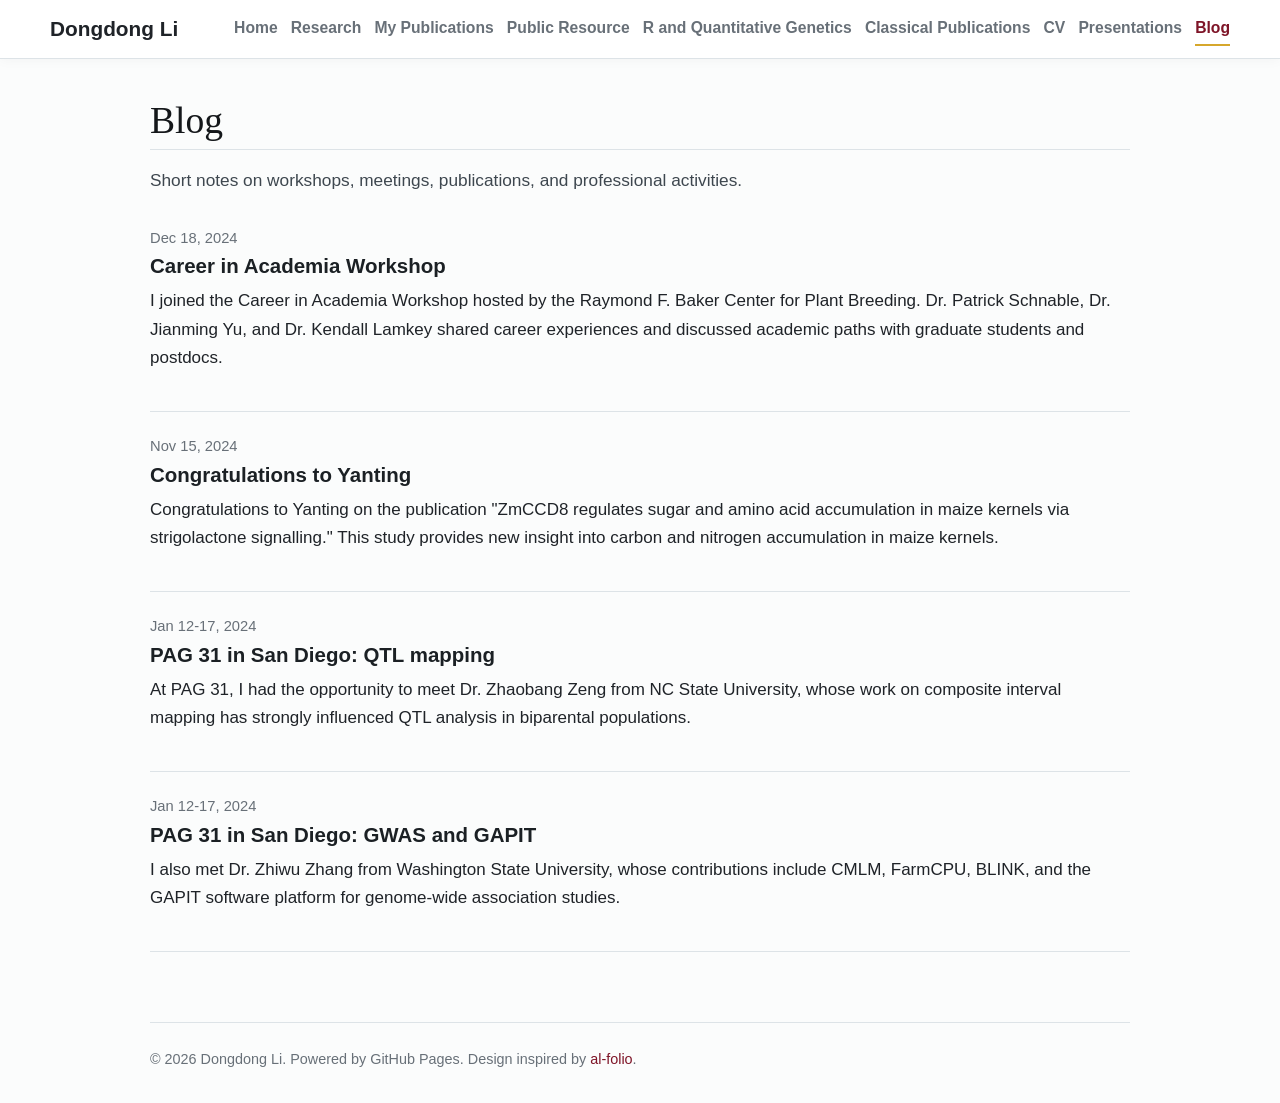
<file: blog.html>
<!doctype html>
<html lang="en">
  <head>
    <meta charset="utf-8">
    <meta name="viewport" content="width=device-width, initial-scale=1">
    <title>Blog | Dongdong Li</title>
    <meta name="description" content="Blog and updates from Dr. Dongdong Li.">
    <meta name="author" content="Dongdong Li">
    <meta property="og:title" content="Blog | Dongdong Li">
    <meta property="og:type" content="website">
    <meta property="og:url" content="https://dongdongli-genetics.github.io/blog.html">
    <link rel="canonical" href="https://dongdongli-genetics.github.io/blog.html">
    <link rel="stylesheet" href="styles.css">
  </head>
  <body>
    <a class="skip-link" href="#main">Skip to content</a>

    <header class="site-header">
      <nav class="nav" aria-label="Primary navigation">
        <a class="site-title" href="index.html">Dongdong Li</a>
        <button class="nav-toggle" type="button" aria-label="Open navigation" aria-expanded="false">
          <span></span>
          <span></span>
          <span></span>
        </button>
        <div class="nav-links">
          <a href="index.html">Home</a>
          <a href="research.html">Research</a>
          <a href="my-publications.html">My Publications</a>
          <a href="public-resource.html">Public Resource</a>
          <a href="r-quantitative-genetics.html">R and Quantitative Genetics</a>
          <a href="classical-publication.html">Classical Publications</a>
          <a href="cv.html">CV</a>
          <a href="presentations-lectures-meetings.html">Presentations</a>
          <a href="blog.html" aria-current="page">Blog</a>
        </div>
      </nav>
    </header>

    <main id="main" class="page">
      <h1 class="page-title">Blog</h1>
      <p class="lead">
        Short notes on workshops, meetings, publications, and professional activities.
      </p>
      <div class="blog-list">
        <article>
          <time datetime="2024-12-18">Dec 18, 2024</time>
          <h2>Career in Academia Workshop</h2>
          <p>
            I joined the Career in Academia Workshop hosted by the Raymond F. Baker Center for Plant
            Breeding. Dr. Patrick Schnable, Dr. Jianming Yu, and Dr. Kendall Lamkey shared career
            experiences and discussed academic paths with graduate students and postdocs.
          </p>
        </article>

        <article>
          <time datetime="2024-11-15">Nov 15, 2024</time>
          <h2>Congratulations to Yanting</h2>
          <p>
            Congratulations to Yanting on the publication "ZmCCD8 regulates sugar and amino acid
            accumulation in maize kernels via strigolactone signalling." This study provides new
            insight into carbon and nitrogen accumulation in maize kernels.
          </p>
        </article>

        <article>
          <time datetime="2024-01-12">Jan 12-17, 2024</time>
          <h2>PAG 31 in San Diego: QTL mapping</h2>
          <p>
            At PAG 31, I had the opportunity to meet Dr. Zhaobang Zeng from NC State University,
            whose work on composite interval mapping has strongly influenced QTL analysis in
            biparental populations.
          </p>
        </article>

        <article>
          <time datetime="2024-01-12">Jan 12-17, 2024</time>
          <h2>PAG 31 in San Diego: GWAS and GAPIT</h2>
          <p>
            I also met Dr. Zhiwu Zhang from Washington State University, whose contributions include
            CMLM, FarmCPU, BLINK, and the GAPIT software platform for genome-wide association studies.
          </p>
        </article>
      </div>
    </main>

    <footer class="site-footer">
      <p>&copy; <span id="year"></span> Dongdong Li. Powered by GitHub Pages. Design inspired by <a href="https://github.com/alshedivat/al-folio" target="_blank" rel="noopener noreferrer">al-folio</a>.</p>
    </footer>

    <script src="script.js"></script>
  </body>
</html>
</file>
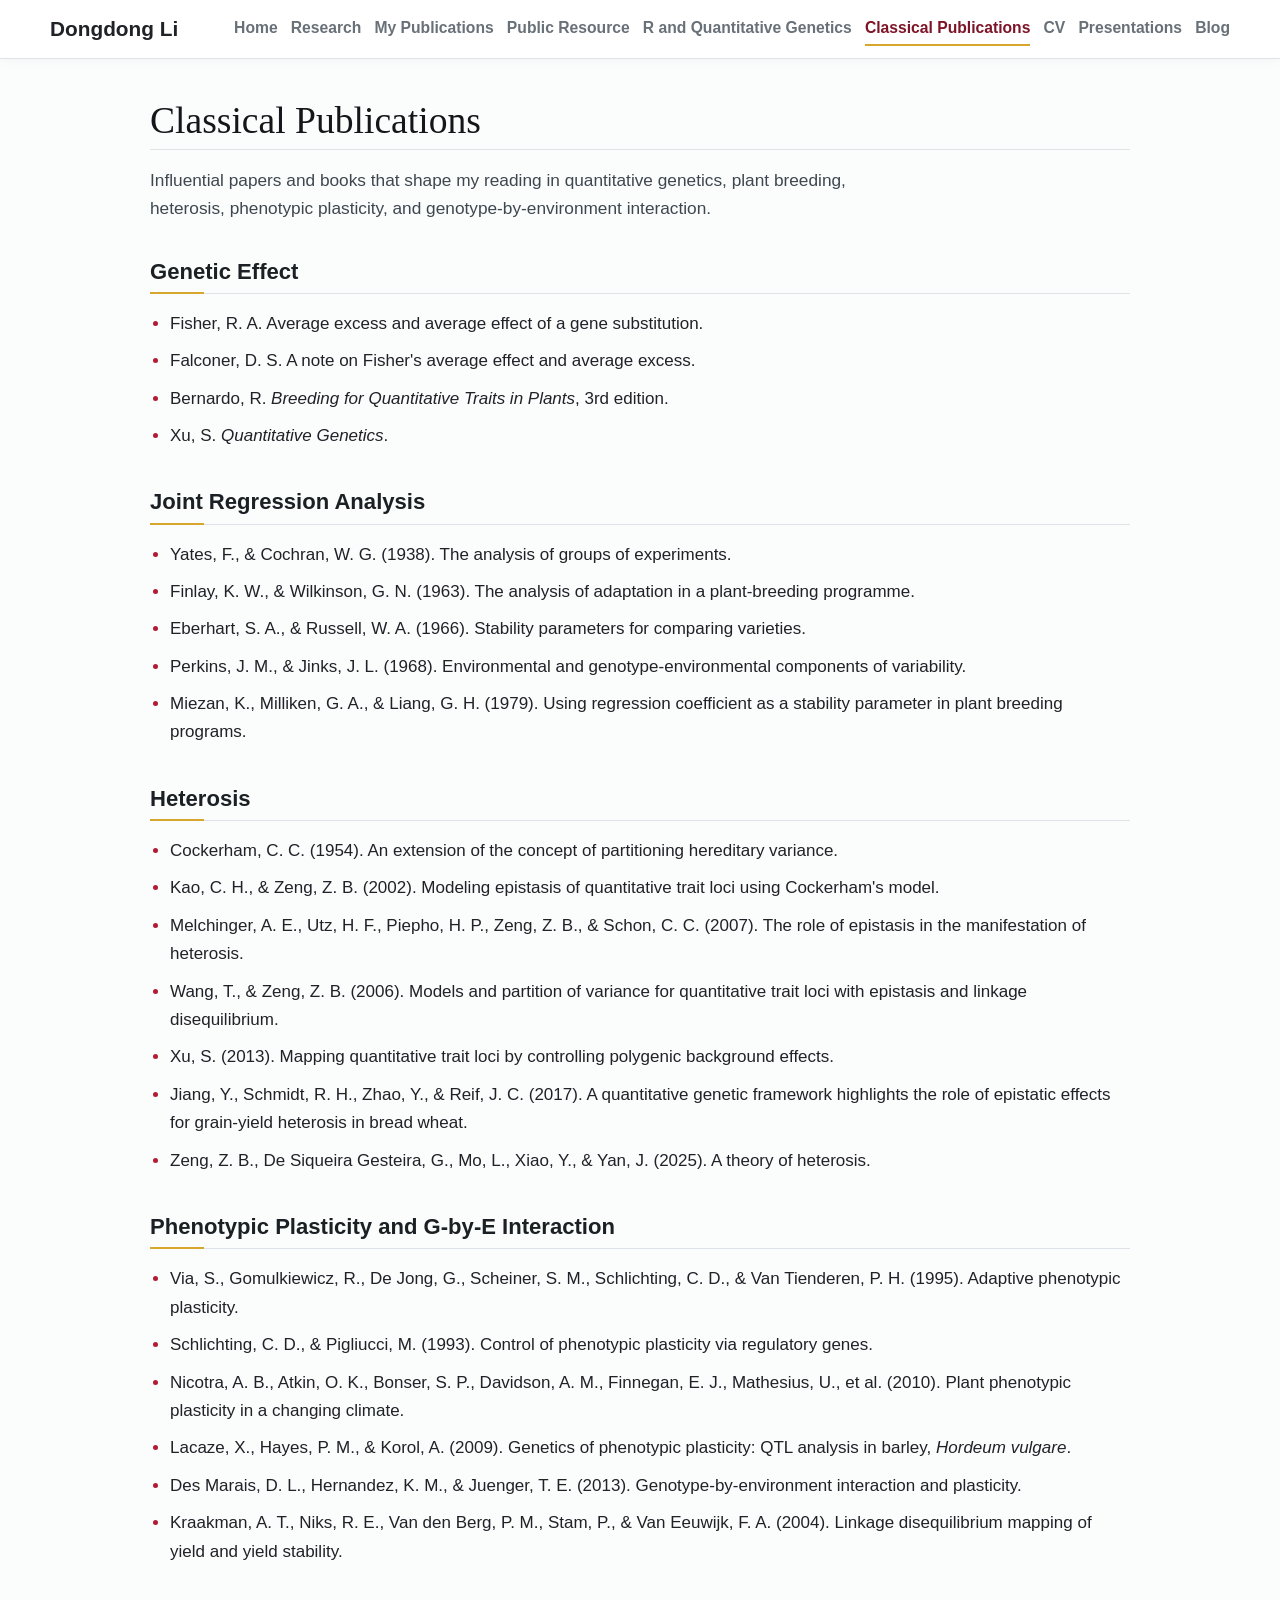
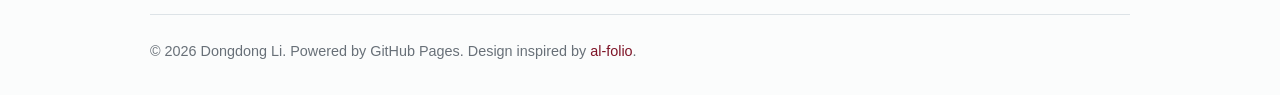
<file: classical-publication.html>
<!doctype html>
<html lang="en">
  <head>
    <meta charset="utf-8">
    <meta name="viewport" content="width=device-width, initial-scale=1">
    <title>Classical Publications | Dongdong Li</title>
    <meta name="description" content="Classical and influential publications in quantitative genetics and plant breeding.">
    <meta name="author" content="Dongdong Li">
    <meta property="og:title" content="Classical Publications | Dongdong Li">
    <meta property="og:type" content="website">
    <meta property="og:url" content="https://dongdongli-genetics.github.io/classical-publication.html">
    <link rel="canonical" href="https://dongdongli-genetics.github.io/classical-publication.html">
    <link rel="stylesheet" href="styles.css">
  </head>
  <body>
    <a class="skip-link" href="#main">Skip to content</a>

    <header class="site-header">
      <nav class="nav" aria-label="Primary navigation">
        <a class="site-title" href="index.html">Dongdong Li</a>
        <button class="nav-toggle" type="button" aria-label="Open navigation" aria-expanded="false">
          <span></span>
          <span></span>
          <span></span>
        </button>
        <div class="nav-links">
          <a href="index.html">Home</a>
          <a href="research.html">Research</a>
          <a href="my-publications.html">My Publications</a>
          <a href="public-resource.html">Public Resource</a>
          <a href="r-quantitative-genetics.html">R and Quantitative Genetics</a>
          <a href="classical-publication.html" aria-current="page">Classical Publications</a>
          <a href="cv.html">CV</a>
          <a href="presentations-lectures-meetings.html">Presentations</a>
          <a href="blog.html">Blog</a>
        </div>
      </nav>
    </header>

    <main id="main" class="page">
      <h1 class="page-title">Classical Publications</h1>
      <p class="lead">
        Influential papers and books that shape my reading in quantitative genetics, plant breeding,
        heterosis, phenotypic plasticity, and genotype-by-environment interaction.
      </p>

      <section class="section first-section" aria-labelledby="genetic-effect-title">
        <h2 id="genetic-effect-title">Genetic Effect</h2>
        <ul class="compact-list">
          <li>Fisher, R. A. Average excess and average effect of a gene substitution.</li>
          <li>Falconer, D. S. A note on Fisher's average effect and average excess.</li>
          <li>Bernardo, R. <em>Breeding for Quantitative Traits in Plants</em>, 3rd edition.</li>
          <li>Xu, S. <em>Quantitative Genetics</em>.</li>
        </ul>
      </section>

      <section class="section" aria-labelledby="joint-title">
        <h2 id="joint-title">Joint Regression Analysis</h2>
        <ul class="compact-list">
          <li>Yates, F., & Cochran, W. G. (1938). The analysis of groups of experiments.</li>
          <li>Finlay, K. W., & Wilkinson, G. N. (1963). The analysis of adaptation in a plant-breeding programme.</li>
          <li>Eberhart, S. A., & Russell, W. A. (1966). Stability parameters for comparing varieties.</li>
          <li>Perkins, J. M., & Jinks, J. L. (1968). Environmental and genotype-environmental components of variability.</li>
          <li>Miezan, K., Milliken, G. A., & Liang, G. H. (1979). Using regression coefficient as a stability parameter in plant breeding programs.</li>
        </ul>
      </section>

      <section class="section" aria-labelledby="heterosis-title">
        <h2 id="heterosis-title">Heterosis</h2>
        <ul class="compact-list">
          <li>Cockerham, C. C. (1954). An extension of the concept of partitioning hereditary variance.</li>
          <li>Kao, C. H., & Zeng, Z. B. (2002). Modeling epistasis of quantitative trait loci using Cockerham's model.</li>
          <li>Melchinger, A. E., Utz, H. F., Piepho, H. P., Zeng, Z. B., & Schon, C. C. (2007). The role of epistasis in the manifestation of heterosis.</li>
          <li>Wang, T., & Zeng, Z. B. (2006). Models and partition of variance for quantitative trait loci with epistasis and linkage disequilibrium.</li>
          <li>Xu, S. (2013). Mapping quantitative trait loci by controlling polygenic background effects.</li>
          <li>Jiang, Y., Schmidt, R. H., Zhao, Y., & Reif, J. C. (2017). A quantitative genetic framework highlights the role of epistatic effects for grain-yield heterosis in bread wheat.</li>
          <li>Zeng, Z. B., De Siqueira Gesteira, G., Mo, L., Xiao, Y., & Yan, J. (2025). A theory of heterosis.</li>
        </ul>
      </section>

      <section class="section" aria-labelledby="plasticity-title">
        <h2 id="plasticity-title">Phenotypic Plasticity and G-by-E Interaction</h2>
        <ul class="compact-list">
          <li>Via, S., Gomulkiewicz, R., De Jong, G., Scheiner, S. M., Schlichting, C. D., & Van Tienderen, P. H. (1995). Adaptive phenotypic plasticity.</li>
          <li>Schlichting, C. D., & Pigliucci, M. (1993). Control of phenotypic plasticity via regulatory genes.</li>
          <li>Nicotra, A. B., Atkin, O. K., Bonser, S. P., Davidson, A. M., Finnegan, E. J., Mathesius, U., et al. (2010). Plant phenotypic plasticity in a changing climate.</li>
          <li>Lacaze, X., Hayes, P. M., & Korol, A. (2009). Genetics of phenotypic plasticity: QTL analysis in barley, <em>Hordeum vulgare</em>.</li>
          <li>Des Marais, D. L., Hernandez, K. M., & Juenger, T. E. (2013). Genotype-by-environment interaction and plasticity.</li>
          <li>Kraakman, A. T., Niks, R. E., Van den Berg, P. M., Stam, P., & Van Eeuwijk, F. A. (2004). Linkage disequilibrium mapping of yield and yield stability.</li>
        </ul>
      </section>

    </main>

    <footer class="site-footer">
      <p>&copy; <span id="year"></span> Dongdong Li. Powered by GitHub Pages. Design inspired by <a href="https://github.com/alshedivat/al-folio" target="_blank" rel="noopener noreferrer">al-folio</a>.</p>
    </footer>

    <script src="script.js"></script>
  </body>
</html>
</file>
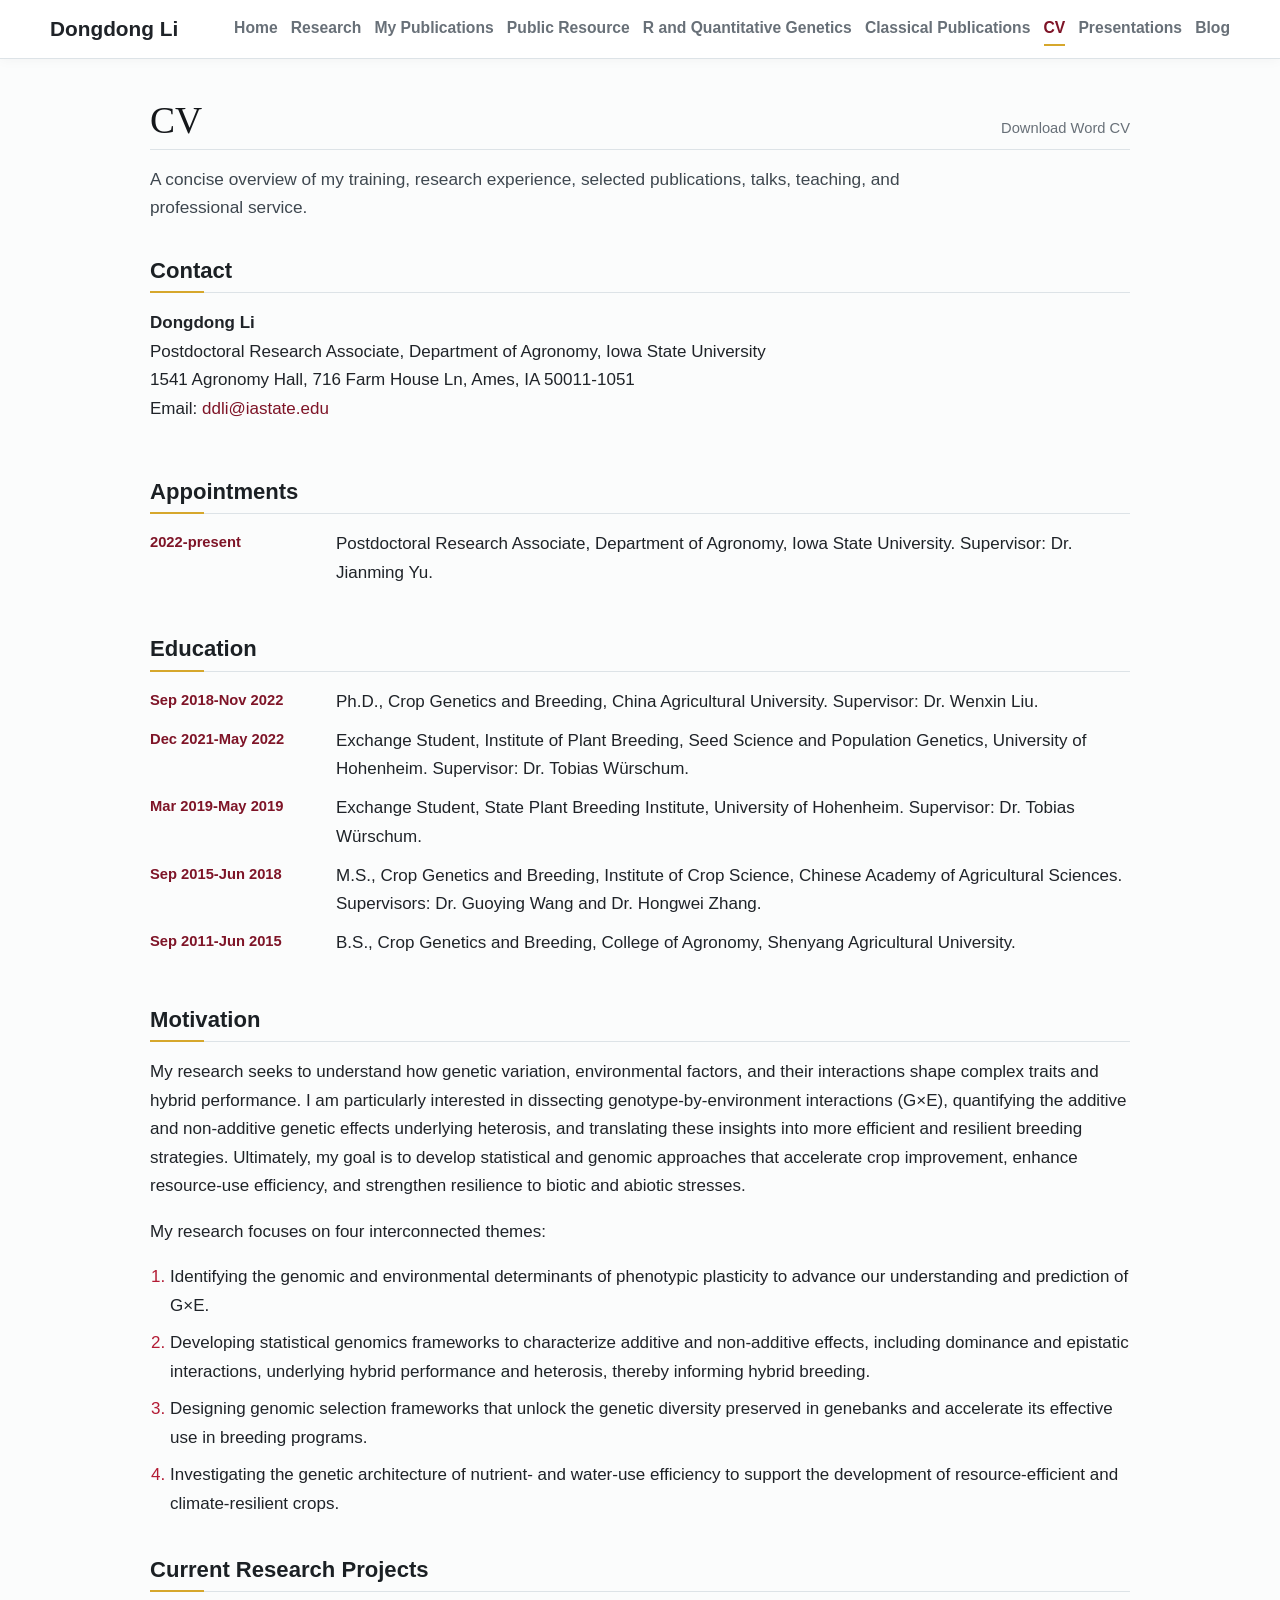
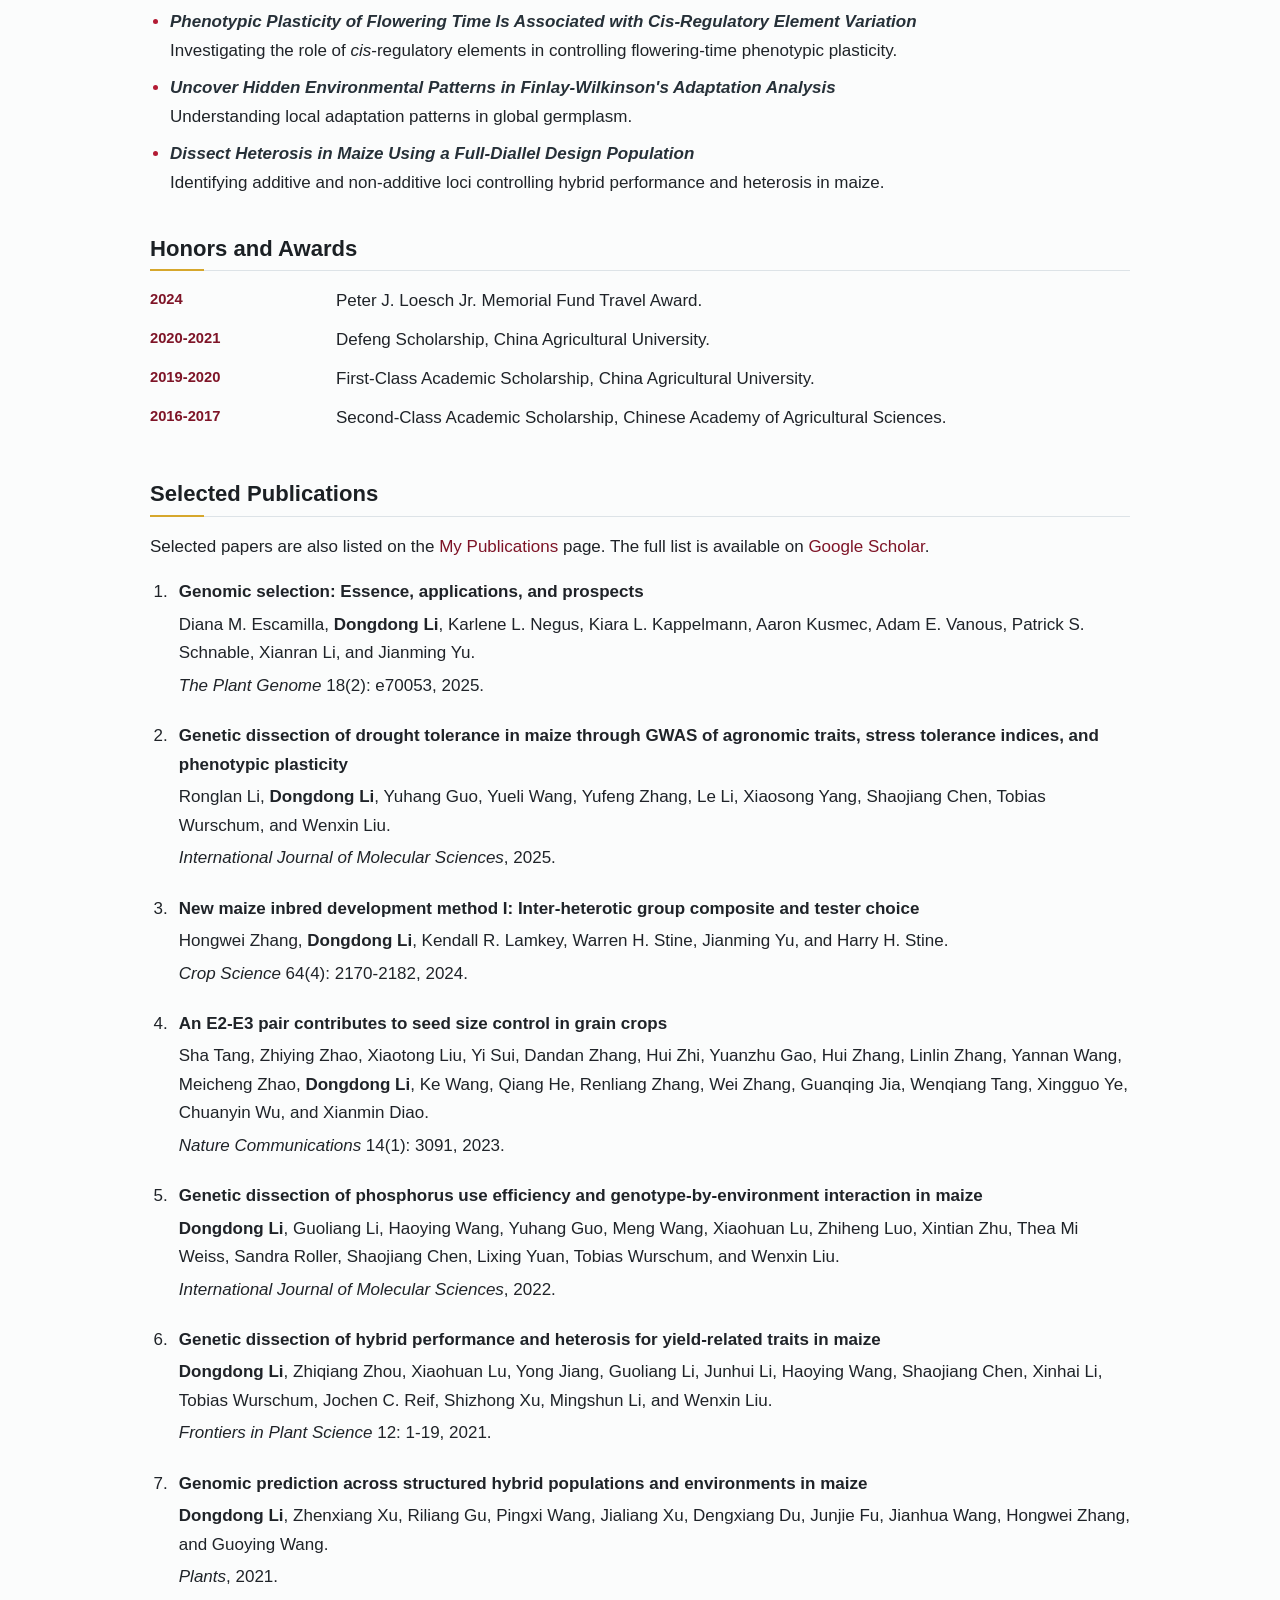
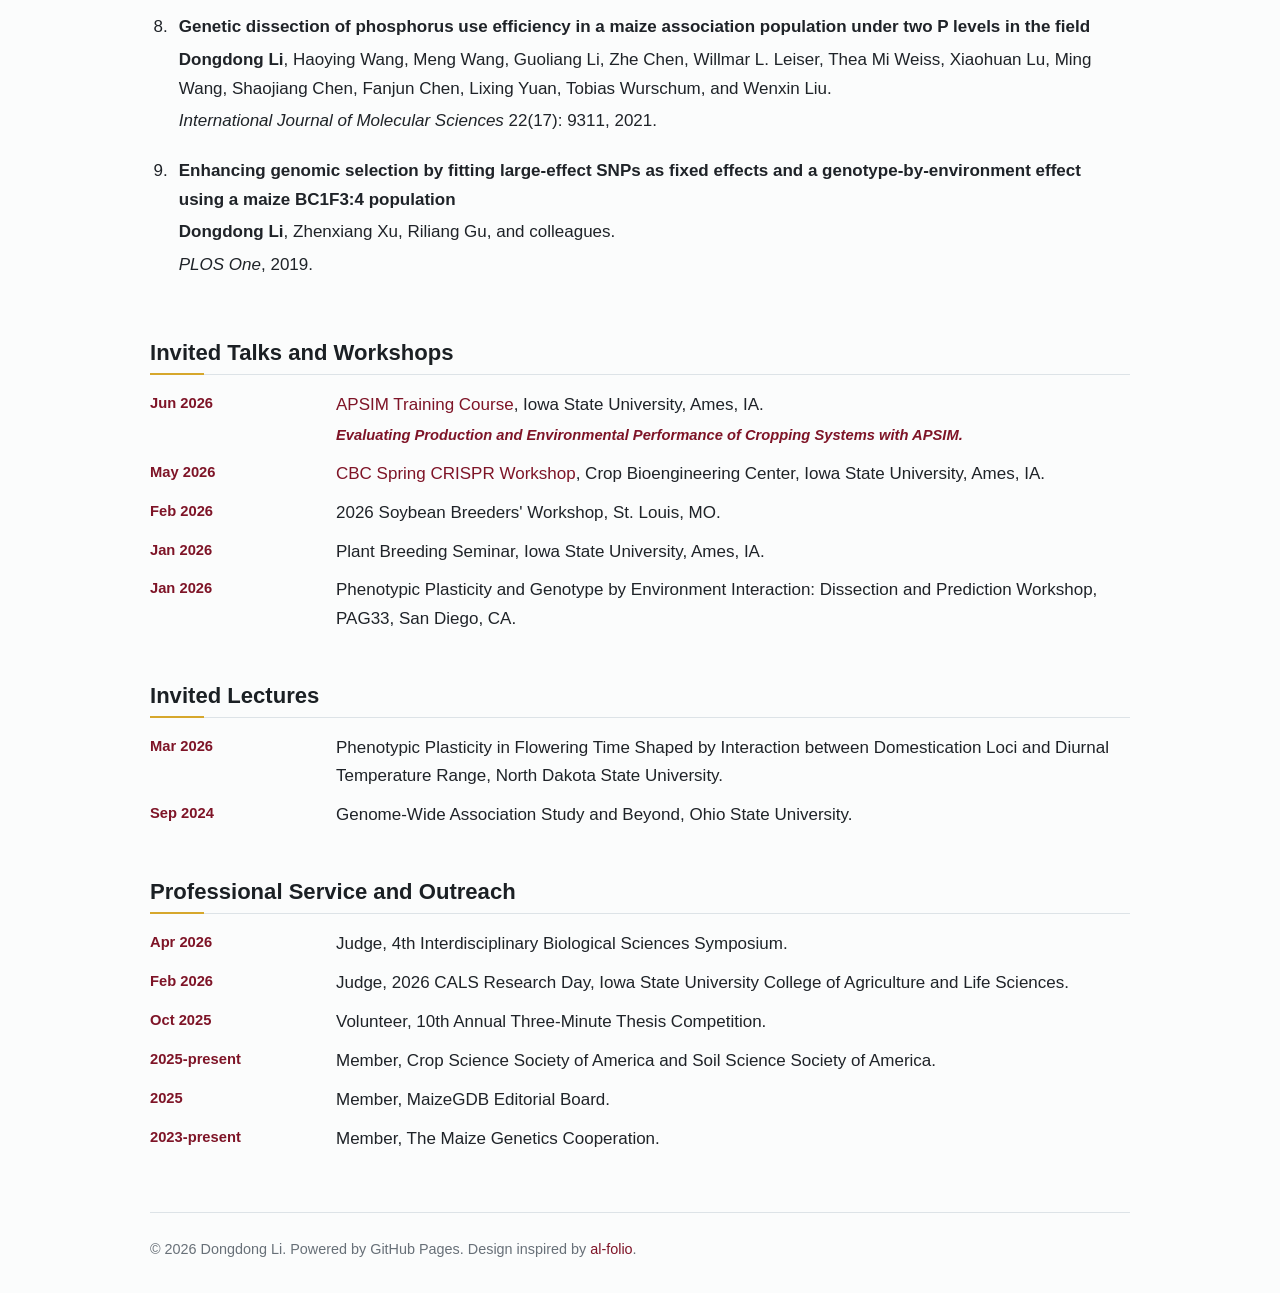
<file: cv.html>
<!doctype html>
<html lang="en">
  <head>
    <meta charset="utf-8">
    <meta name="viewport" content="width=device-width, initial-scale=1">
    <title>CV | Dongdong Li</title>
    <meta name="description" content="Curriculum vitae of Dr. Dongdong Li.">
    <meta name="author" content="Dongdong Li">
    <meta property="og:title" content="CV | Dongdong Li">
    <meta property="og:type" content="website">
    <meta property="og:url" content="https://dongdongli-genetics.github.io/cv.html">
    <link rel="canonical" href="https://dongdongli-genetics.github.io/cv.html">
    <link rel="stylesheet" href="styles.css">
  </head>
  <body>
    <a class="skip-link" href="#main">Skip to content</a>

    <header class="site-header">
      <nav class="nav" aria-label="Primary navigation">
        <a class="site-title" href="index.html">Dongdong Li</a>
        <button class="nav-toggle" type="button" aria-label="Open navigation" aria-expanded="false">
          <span></span>
          <span></span>
          <span></span>
        </button>
        <div class="nav-links">
          <a href="index.html">Home</a>
          <a href="research.html">Research</a>
          <a href="my-publications.html">My Publications</a>
          <a href="public-resource.html">Public Resource</a>
          <a href="r-quantitative-genetics.html">R and Quantitative Genetics</a>
          <a href="classical-publication.html">Classical Publications</a>
          <a href="cv.html" aria-current="page">CV</a>
          <a href="presentations-lectures-meetings.html">Presentations</a>
          <a href="blog.html">Blog</a>
        </div>
      </nav>
    </header>

    <main id="main" class="page">
      <div class="section-heading page-heading">
        <h1 class="page-title">CV</h1>
        <a href="assets/Dongdong-Li-CV.docx" download>Download Word CV</a>
      </div>
      <p class="lead">
        A concise overview of my training, research experience, selected publications, talks,
        teaching, and professional service.
      </p>

      <section class="section first-section" aria-labelledby="contact-title">
        <h2 id="contact-title">Contact</h2>
        <p>
          <strong>Dongdong Li</strong><br>
          Postdoctoral Research Associate, Department of Agronomy, Iowa State University<br>
          1541 Agronomy Hall, 716 Farm House Ln, Ames, IA 50011-1051<br>
          Email: <a href="mailto:ddli@iastate.edu">ddli@iastate.edu</a>
        </p>
      </section>

      <section class="section" aria-labelledby="appointments-title">
        <h2 id="appointments-title">Appointments</h2>
        <div class="timeline">
          <p><span>2022-present</span> Postdoctoral Research Associate, Department of Agronomy, Iowa State University. Supervisor: Dr. Jianming Yu.</p>
        </div>
      </section>

      <section class="section" aria-labelledby="education-title">
        <h2 id="education-title">Education</h2>
        <div class="timeline">
          <p><span>Sep 2018-Nov 2022</span> Ph.D., Crop Genetics and Breeding, China Agricultural University. Supervisor: Dr. Wenxin Liu.</p>
          <p><span>Dec 2021-May 2022</span> Exchange Student, Institute of Plant Breeding, Seed Science and Population Genetics, University of Hohenheim. Supervisor: Dr. Tobias W&uuml;rschum.</p>
          <p><span>Mar 2019-May 2019</span> Exchange Student, State Plant Breeding Institute, University of Hohenheim. Supervisor: Dr. Tobias W&uuml;rschum.</p>
          <p><span>Sep 2015-Jun 2018</span> M.S., Crop Genetics and Breeding, Institute of Crop Science, Chinese Academy of Agricultural Sciences. Supervisors: Dr. Guoying Wang and Dr. Hongwei Zhang.</p>
          <p><span>Sep 2011-Jun 2015</span> B.S., Crop Genetics and Breeding, College of Agronomy, Shenyang Agricultural University.</p>
        </div>
      </section>

      <section class="section" aria-labelledby="motivation-title">
        <h2 id="motivation-title">Motivation</h2>
        <p>
          My research seeks to understand how genetic variation, environmental factors, and their
          interactions shape complex traits and hybrid performance. I am particularly interested in
          dissecting genotype-by-environment interactions (G&times;E), quantifying the additive and
          non-additive genetic effects underlying heterosis, and translating these insights into more
          efficient and resilient breeding strategies. Ultimately, my goal is to develop statistical
          and genomic approaches that accelerate crop improvement, enhance resource-use efficiency,
          and strengthen resilience to biotic and abiotic stresses.
        </p>
        <p>My research focuses on four interconnected themes:</p>
        <ol class="compact-list">
          <li>Identifying the genomic and environmental determinants of phenotypic plasticity to advance our understanding and prediction of G&times;E.</li>
          <li>Developing statistical genomics frameworks to characterize additive and non-additive effects, including dominance and epistatic interactions, underlying hybrid performance and heterosis, thereby informing hybrid breeding.</li>
          <li>Designing genomic selection frameworks that unlock the genetic diversity preserved in genebanks and accelerate its effective use in breeding programs.</li>
          <li>Investigating the genetic architecture of nutrient- and water-use efficiency to support the development of resource-efficient and climate-resilient crops.</li>
        </ol>
      </section>

      <section class="section" aria-labelledby="projects-title">
        <h2 id="projects-title">Current Research Projects</h2>
        <ul class="compact-list project-list">
          <li>
            <strong><em>Phenotypic Plasticity of Flowering Time Is Associated with <span class="no-break">Cis-Regulatory</span> Element Variation</em></strong><br>
            Investigating the role of <em>cis</em>-regulatory elements in controlling flowering-time phenotypic plasticity.
          </li>
          <li>
            <strong><em>Uncover Hidden Environmental Patterns in Finlay-Wilkinson's Adaptation Analysis</em></strong><br>
            Understanding local adaptation patterns in global germplasm.
          </li>
          <li>
            <strong><em>Dissect Heterosis in Maize Using a Full-Diallel Design Population</em></strong><br>
            Identifying additive and non-additive loci controlling hybrid performance and heterosis in maize.
          </li>
        </ul>
      </section>

      <section class="section" aria-labelledby="awards-title">
        <h2 id="awards-title">Honors and Awards</h2>
        <div class="timeline">
          <p><span>2024</span> Peter J. Loesch Jr. Memorial Fund Travel Award.</p>
          <p><span>2020-2021</span> Defeng Scholarship, China Agricultural University.</p>
          <p><span>2019-2020</span> First-Class Academic Scholarship, China Agricultural University.</p>
          <p><span>2016-2017</span> Second-Class Academic Scholarship, Chinese Academy of Agricultural Sciences.</p>
        </div>
      </section>

      <section class="section" aria-labelledby="pubs-title">
        <h2 id="pubs-title">Selected Publications</h2>
        <p>
          Selected papers are also listed on the
          <a href="my-publications.html">My Publications</a> page. The full list is available on
          <a href="https://scholar.google.com/citations?user=GjhLVrcAAAAJ&hl=en" target="_blank" rel="noopener noreferrer">Google Scholar</a>.
        </p>
        <ol class="publication-list">
          <li>
            <p class="pub-title">Genomic selection: Essence, applications, and prospects</p>
            <p>Diana M. Escamilla, <strong>Dongdong Li</strong>, Karlene L. Negus, Kiara L. Kappelmann, Aaron Kusmec, Adam E. Vanous, Patrick S. Schnable, Xianran Li, and Jianming Yu.</p>
            <p><em>The Plant Genome</em> 18(2): e70053, 2025.</p>
          </li>
          <li>
            <p class="pub-title">Genetic dissection of drought tolerance in maize through GWAS of agronomic traits, stress tolerance indices, and phenotypic plasticity</p>
            <p>Ronglan Li, <strong>Dongdong Li</strong>, Yuhang Guo, Yueli Wang, Yufeng Zhang, Le Li, Xiaosong Yang, Shaojiang Chen, Tobias Wurschum, and Wenxin Liu.</p>
            <p><em>International Journal of Molecular Sciences</em>, 2025.</p>
          </li>
          <li>
            <p class="pub-title">New maize inbred development method I: Inter-heterotic group composite and tester choice</p>
            <p>Hongwei Zhang, <strong>Dongdong Li</strong>, Kendall R. Lamkey, Warren H. Stine, Jianming Yu, and Harry H. Stine.</p>
            <p><em>Crop Science</em> 64(4): 2170-2182, 2024.</p>
          </li>
          <li>
            <p class="pub-title">An E2-E3 pair contributes to seed size control in grain crops</p>
            <p>Sha Tang, Zhiying Zhao, Xiaotong Liu, Yi Sui, Dandan Zhang, Hui Zhi, Yuanzhu Gao, Hui Zhang, Linlin Zhang, Yannan Wang, Meicheng Zhao, <strong>Dongdong Li</strong>, Ke Wang, Qiang He, Renliang Zhang, Wei Zhang, Guanqing Jia, Wenqiang Tang, Xingguo Ye, Chuanyin Wu, and Xianmin Diao.</p>
            <p><em>Nature Communications</em> 14(1): 3091, 2023.</p>
          </li>
          <li>
            <p class="pub-title">Genetic dissection of phosphorus use efficiency and genotype-by-environment interaction in maize</p>
            <p><strong>Dongdong Li</strong>, Guoliang Li, Haoying Wang, Yuhang Guo, Meng Wang, Xiaohuan Lu, Zhiheng Luo, Xintian Zhu, Thea Mi Weiss, Sandra Roller, Shaojiang Chen, Lixing Yuan, Tobias Wurschum, and Wenxin Liu.</p>
            <p><em>International Journal of Molecular Sciences</em>, 2022.</p>
          </li>
          <li>
            <p class="pub-title">Genetic dissection of hybrid performance and heterosis for yield-related traits in maize</p>
            <p><strong>Dongdong Li</strong>, Zhiqiang Zhou, Xiaohuan Lu, Yong Jiang, Guoliang Li, Junhui Li, Haoying Wang, Shaojiang Chen, Xinhai Li, Tobias Wurschum, Jochen C. Reif, Shizhong Xu, Mingshun Li, and Wenxin Liu.</p>
            <p><em>Frontiers in Plant Science</em> 12: 1-19, 2021.</p>
          </li>
          <li>
            <p class="pub-title">Genomic prediction across structured hybrid populations and environments in maize</p>
            <p><strong>Dongdong Li</strong>, Zhenxiang Xu, Riliang Gu, Pingxi Wang, Jialiang Xu, Dengxiang Du, Junjie Fu, Jianhua Wang, Hongwei Zhang, and Guoying Wang.</p>
            <p><em>Plants</em>, 2021.</p>
          </li>
          <li>
            <p class="pub-title">Genetic dissection of phosphorus use efficiency in a maize association population under two P levels in the field</p>
            <p><strong>Dongdong Li</strong>, Haoying Wang, Meng Wang, Guoliang Li, Zhe Chen, Willmar L. Leiser, Thea Mi Weiss, Xiaohuan Lu, Ming Wang, Shaojiang Chen, Fanjun Chen, Lixing Yuan, Tobias Wurschum, and Wenxin Liu.</p>
            <p><em>International Journal of Molecular Sciences</em> 22(17): 9311, 2021.</p>
          </li>
          <li>
            <p class="pub-title">Enhancing genomic selection by fitting large-effect SNPs as fixed effects and a genotype-by-environment effect using a maize BC1F3:4 population</p>
            <p><strong>Dongdong Li</strong>, Zhenxiang Xu, Riliang Gu, and colleagues.</p>
            <p><em>PLOS One</em>, 2019.</p>
          </li>
        </ol>
      </section>

      <section class="section" aria-labelledby="talks-title">
        <h2 id="talks-title">Invited Talks and Workshops</h2>
        <div class="timeline">
          <p><span>Jun 2026</span> <span class="timeline-detail"><a href="https://www.regcytes.extension.iastate.edu/apsim/" target="_blank" rel="noopener noreferrer">APSIM Training Course</a>, Iowa State University, Ames, IA.<br><span class="event-note">Evaluating Production and Environmental Performance of Cropping Systems with APSIM.</span></span></p>
          <p><span>May 2026</span> <span class="timeline-detail"><a href="https://www.cropbioengineering.iastate.edu/event/2026/cbc-spring-crispr-workshop" target="_blank" rel="noopener noreferrer">CBC Spring CRISPR Workshop</a>, Crop Bioengineering Center, Iowa State University, Ames, IA.</span></p>
          <p><span>Feb 2026</span> 2026 Soybean Breeders' Workshop, St. Louis, MO.</p>
          <p><span>Jan 2026</span> Plant Breeding Seminar, Iowa State University, Ames, IA.</p>
          <p><span>Jan 2026</span> Phenotypic Plasticity and Genotype by Environment Interaction: Dissection and Prediction Workshop, PAG33, San Diego, CA.</p>
        </div>
      </section>

      <section class="section" aria-labelledby="lectures-title">
        <h2 id="lectures-title">Invited Lectures</h2>
        <div class="timeline">
          <p><span>Mar 2026</span> Phenotypic Plasticity in Flowering Time Shaped by Interaction between Domestication Loci and Diurnal Temperature Range, North Dakota State University.</p>
          <p><span>Sep 2024</span> Genome-Wide Association Study and Beyond, Ohio State University.</p>
        </div>
      </section>

      <section class="section" aria-labelledby="service-title">
        <h2 id="service-title">Professional Service and Outreach</h2>
        <div class="timeline">
          <p><span>Apr 2026</span> Judge, 4th Interdisciplinary Biological Sciences Symposium.</p>
          <p><span>Feb 2026</span> Judge, 2026 CALS Research Day, Iowa State University College of Agriculture and Life Sciences.</p>
          <p><span>Oct 2025</span> Volunteer, 10th Annual Three-Minute Thesis Competition.</p>
          <p><span>2025-present</span> Member, Crop Science Society of America and Soil Science Society of America.</p>
          <p><span>2025</span> Member, MaizeGDB Editorial Board.</p>
          <p><span>2023-present</span> Member, The Maize Genetics Cooperation.</p>
        </div>
      </section>
    </main>

    <footer class="site-footer">
      <p>&copy; <span id="year"></span> Dongdong Li. Powered by GitHub Pages. Design inspired by <a href="https://github.com/alshedivat/al-folio" target="_blank" rel="noopener noreferrer">al-folio</a>.</p>
    </footer>

    <script src="script.js"></script>
  </body>
</html>
</file>
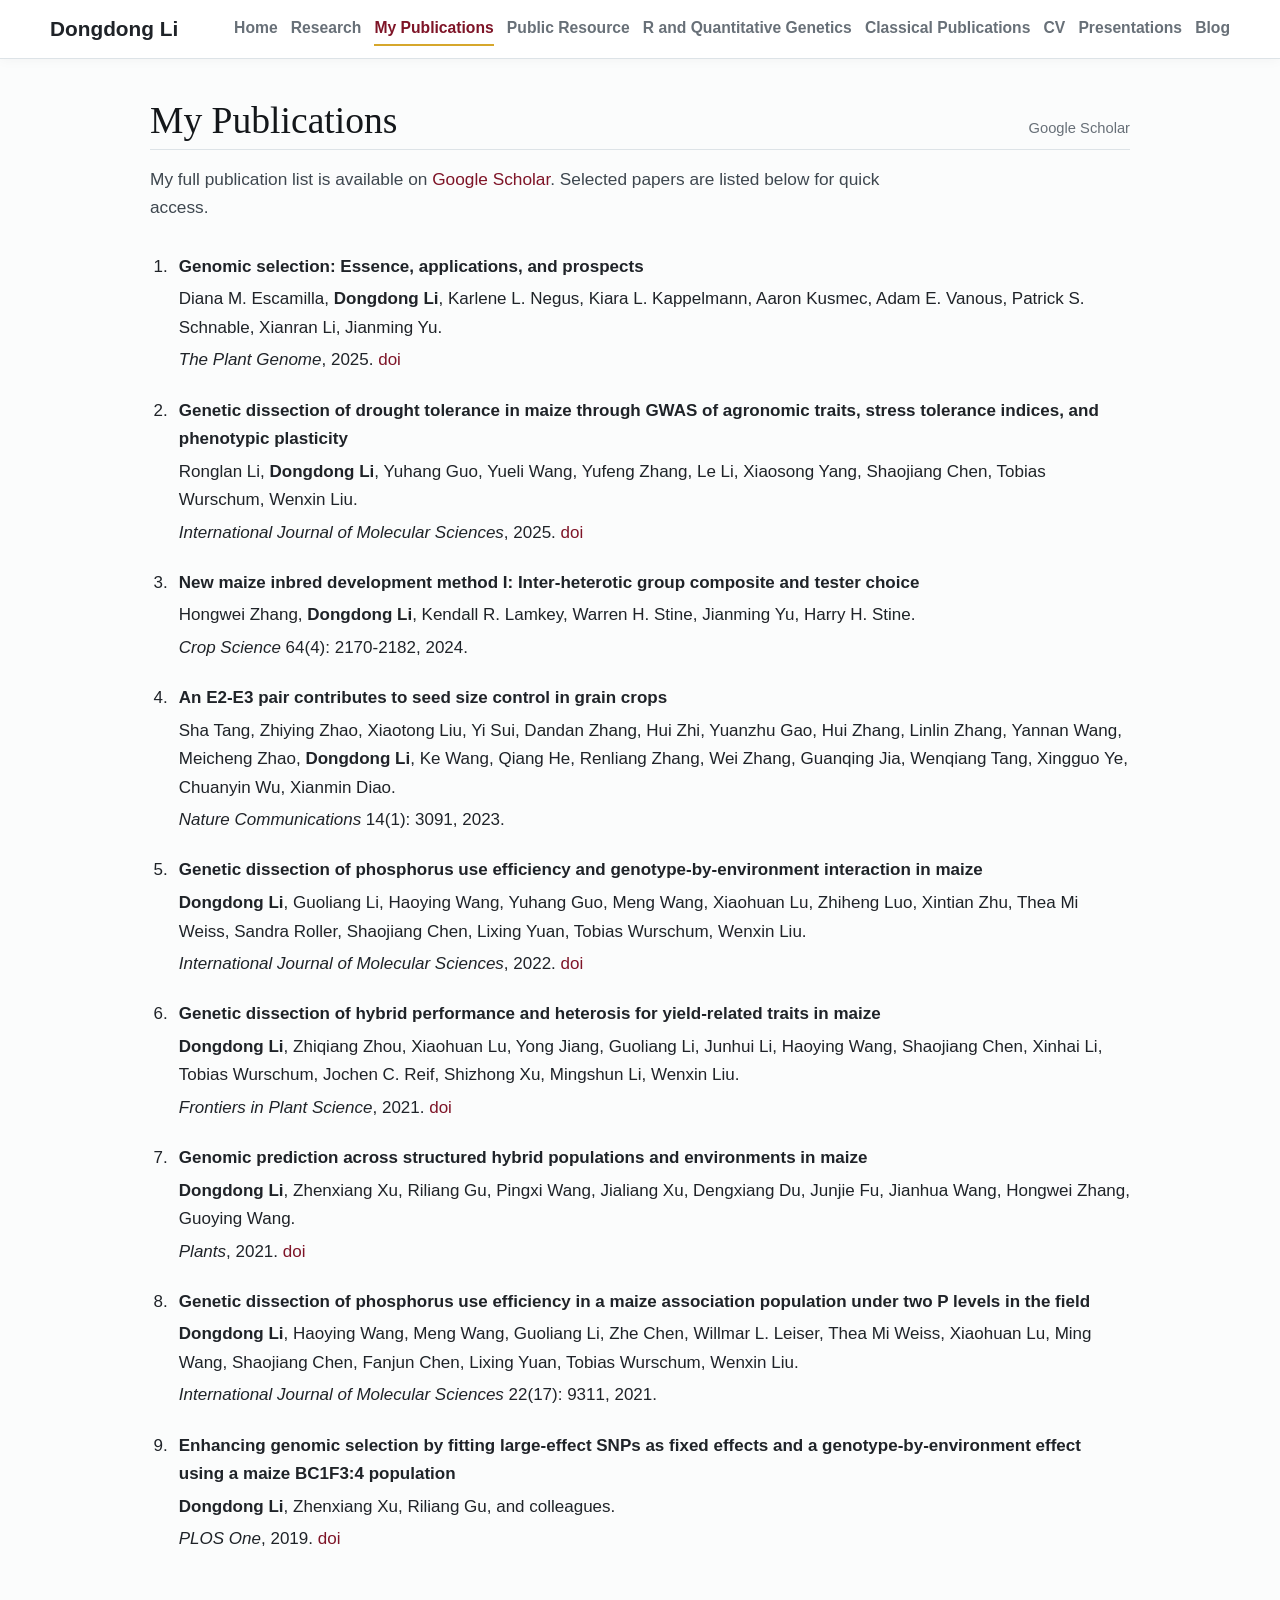
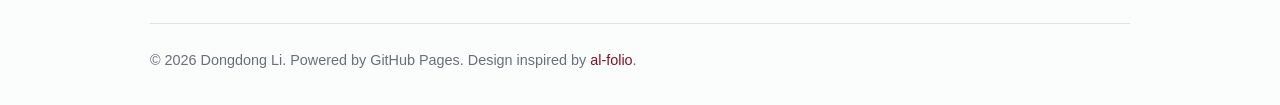
<file: my-publications.html>
<!doctype html>
<html lang="en">
  <head>
    <meta charset="utf-8">
    <meta name="viewport" content="width=device-width, initial-scale=1">
    <title>My Publications | Dongdong Li</title>
    <meta name="description" content="Selected publications by Dr. Dongdong Li.">
    <meta name="author" content="Dongdong Li">
    <meta property="og:title" content="My Publications | Dongdong Li">
    <meta property="og:type" content="website">
    <meta property="og:url" content="https://dongdongli-genetics.github.io/my-publications.html">
    <link rel="canonical" href="https://dongdongli-genetics.github.io/my-publications.html">
    <link rel="stylesheet" href="styles.css">
  </head>
  <body>
    <a class="skip-link" href="#main">Skip to content</a>

    <header class="site-header">
      <nav class="nav" aria-label="Primary navigation">
        <a class="site-title" href="index.html">Dongdong Li</a>
        <button class="nav-toggle" type="button" aria-label="Open navigation" aria-expanded="false">
          <span></span>
          <span></span>
          <span></span>
        </button>
        <div class="nav-links">
          <a href="index.html">Home</a>
          <a href="research.html">Research</a>
          <a href="my-publications.html" aria-current="page">My Publications</a>
          <a href="public-resource.html">Public Resource</a>
          <a href="r-quantitative-genetics.html">R and Quantitative Genetics</a>
          <a href="classical-publication.html">Classical Publications</a>
          <a href="cv.html">CV</a>
          <a href="presentations-lectures-meetings.html">Presentations</a>
          <a href="blog.html">Blog</a>
        </div>
      </nav>
    </header>

    <main id="main" class="page">
      <div class="section-heading page-heading">
        <h1 class="page-title">My Publications</h1>
        <a href="https://scholar.google.com/citations?user=GjhLVrcAAAAJ&hl=en" target="_blank" rel="noopener noreferrer">Google Scholar</a>
      </div>

      <p class="lead">
        My full publication list is available on
        <a href="https://scholar.google.com/citations?user=GjhLVrcAAAAJ&hl=en" target="_blank" rel="noopener noreferrer">Google Scholar</a>.
        Selected papers are listed below for quick access.
      </p>

      <ol class="publication-list">
        <li>
          <p class="pub-title">Genomic selection: Essence, applications, and prospects</p>
          <p>Diana M. Escamilla, <strong>Dongdong Li</strong>, Karlene L. Negus, Kiara L. Kappelmann, Aaron Kusmec, Adam E. Vanous, Patrick S. Schnable, Xianran Li, Jianming Yu.</p>
          <p><em>The Plant Genome</em>, 2025. <a href="https://doi.org/10.1002/tpg2.70053" target="_blank" rel="noopener noreferrer">doi</a></p>
        </li>
        <li>
          <p class="pub-title">Genetic dissection of drought tolerance in maize through GWAS of agronomic traits, stress tolerance indices, and phenotypic plasticity</p>
          <p>Ronglan Li, <strong>Dongdong Li</strong>, Yuhang Guo, Yueli Wang, Yufeng Zhang, Le Li, Xiaosong Yang, Shaojiang Chen, Tobias Wurschum, Wenxin Liu.</p>
          <p><em>International Journal of Molecular Sciences</em>, 2025. <a href="https://doi.org/10.3390/ijms26136285" target="_blank" rel="noopener noreferrer">doi</a></p>
        </li>
        <li>
          <p class="pub-title">New maize inbred development method I: Inter-heterotic group composite and tester choice</p>
          <p>Hongwei Zhang, <strong>Dongdong Li</strong>, Kendall R. Lamkey, Warren H. Stine, Jianming Yu, Harry H. Stine.</p>
          <p><em>Crop Science</em> 64(4): 2170-2182, 2024.</p>
        </li>
        <li>
          <p class="pub-title">An E2-E3 pair contributes to seed size control in grain crops</p>
          <p>Sha Tang, Zhiying Zhao, Xiaotong Liu, Yi Sui, Dandan Zhang, Hui Zhi, Yuanzhu Gao, Hui Zhang, Linlin Zhang, Yannan Wang, Meicheng Zhao, <strong>Dongdong Li</strong>, Ke Wang, Qiang He, Renliang Zhang, Wei Zhang, Guanqing Jia, Wenqiang Tang, Xingguo Ye, Chuanyin Wu, Xianmin Diao.</p>
          <p><em>Nature Communications</em> 14(1): 3091, 2023.</p>
        </li>
        <li>
          <p class="pub-title">Genetic dissection of phosphorus use efficiency and genotype-by-environment interaction in maize</p>
          <p><strong>Dongdong Li</strong>, Guoliang Li, Haoying Wang, Yuhang Guo, Meng Wang, Xiaohuan Lu, Zhiheng Luo, Xintian Zhu, Thea Mi Weiss, Sandra Roller, Shaojiang Chen, Lixing Yuan, Tobias Wurschum, Wenxin Liu.</p>
          <p><em>International Journal of Molecular Sciences</em>, 2022. <a href="https://doi.org/10.3390/ijms232213943" target="_blank" rel="noopener noreferrer">doi</a></p>
        </li>
        <li>
          <p class="pub-title">Genetic dissection of hybrid performance and heterosis for yield-related traits in maize</p>
          <p><strong>Dongdong Li</strong>, Zhiqiang Zhou, Xiaohuan Lu, Yong Jiang, Guoliang Li, Junhui Li, Haoying Wang, Shaojiang Chen, Xinhai Li, Tobias Wurschum, Jochen C. Reif, Shizhong Xu, Mingshun Li, Wenxin Liu.</p>
          <p><em>Frontiers in Plant Science</em>, 2021. <a href="https://doi.org/10.3389/fpls.2021.774478" target="_blank" rel="noopener noreferrer">doi</a></p>
        </li>
        <li>
          <p class="pub-title">Genomic prediction across structured hybrid populations and environments in maize</p>
          <p><strong>Dongdong Li</strong>, Zhenxiang Xu, Riliang Gu, Pingxi Wang, Jialiang Xu, Dengxiang Du, Junjie Fu, Jianhua Wang, Hongwei Zhang, Guoying Wang.</p>
          <p><em>Plants</em>, 2021. <a href="https://doi.org/10.3390/plants10061174" target="_blank" rel="noopener noreferrer">doi</a></p>
        </li>
        <li>
          <p class="pub-title">Genetic dissection of phosphorus use efficiency in a maize association population under two P levels in the field</p>
          <p><strong>Dongdong Li</strong>, Haoying Wang, Meng Wang, Guoliang Li, Zhe Chen, Willmar L. Leiser, Thea Mi Weiss, Xiaohuan Lu, Ming Wang, Shaojiang Chen, Fanjun Chen, Lixing Yuan, Tobias Wurschum, Wenxin Liu.</p>
          <p><em>International Journal of Molecular Sciences</em> 22(17): 9311, 2021.</p>
        </li>
        <li>
          <p class="pub-title">Enhancing genomic selection by fitting large-effect SNPs as fixed effects and a genotype-by-environment effect using a maize BC1F3:4 population</p>
          <p><strong>Dongdong Li</strong>, Zhenxiang Xu, Riliang Gu, and colleagues.</p>
          <p><em>PLOS One</em>, 2019. <a href="https://doi.org/10.1371/journal.pone.0223898" target="_blank" rel="noopener noreferrer">doi</a></p>
        </li>
      </ol>
    </main>

    <footer class="site-footer">
      <p>&copy; <span id="year"></span> Dongdong Li. Powered by GitHub Pages. Design inspired by <a href="https://github.com/alshedivat/al-folio" target="_blank" rel="noopener noreferrer">al-folio</a>.</p>
    </footer>

    <script src="script.js"></script>
  </body>
</html>
</file>
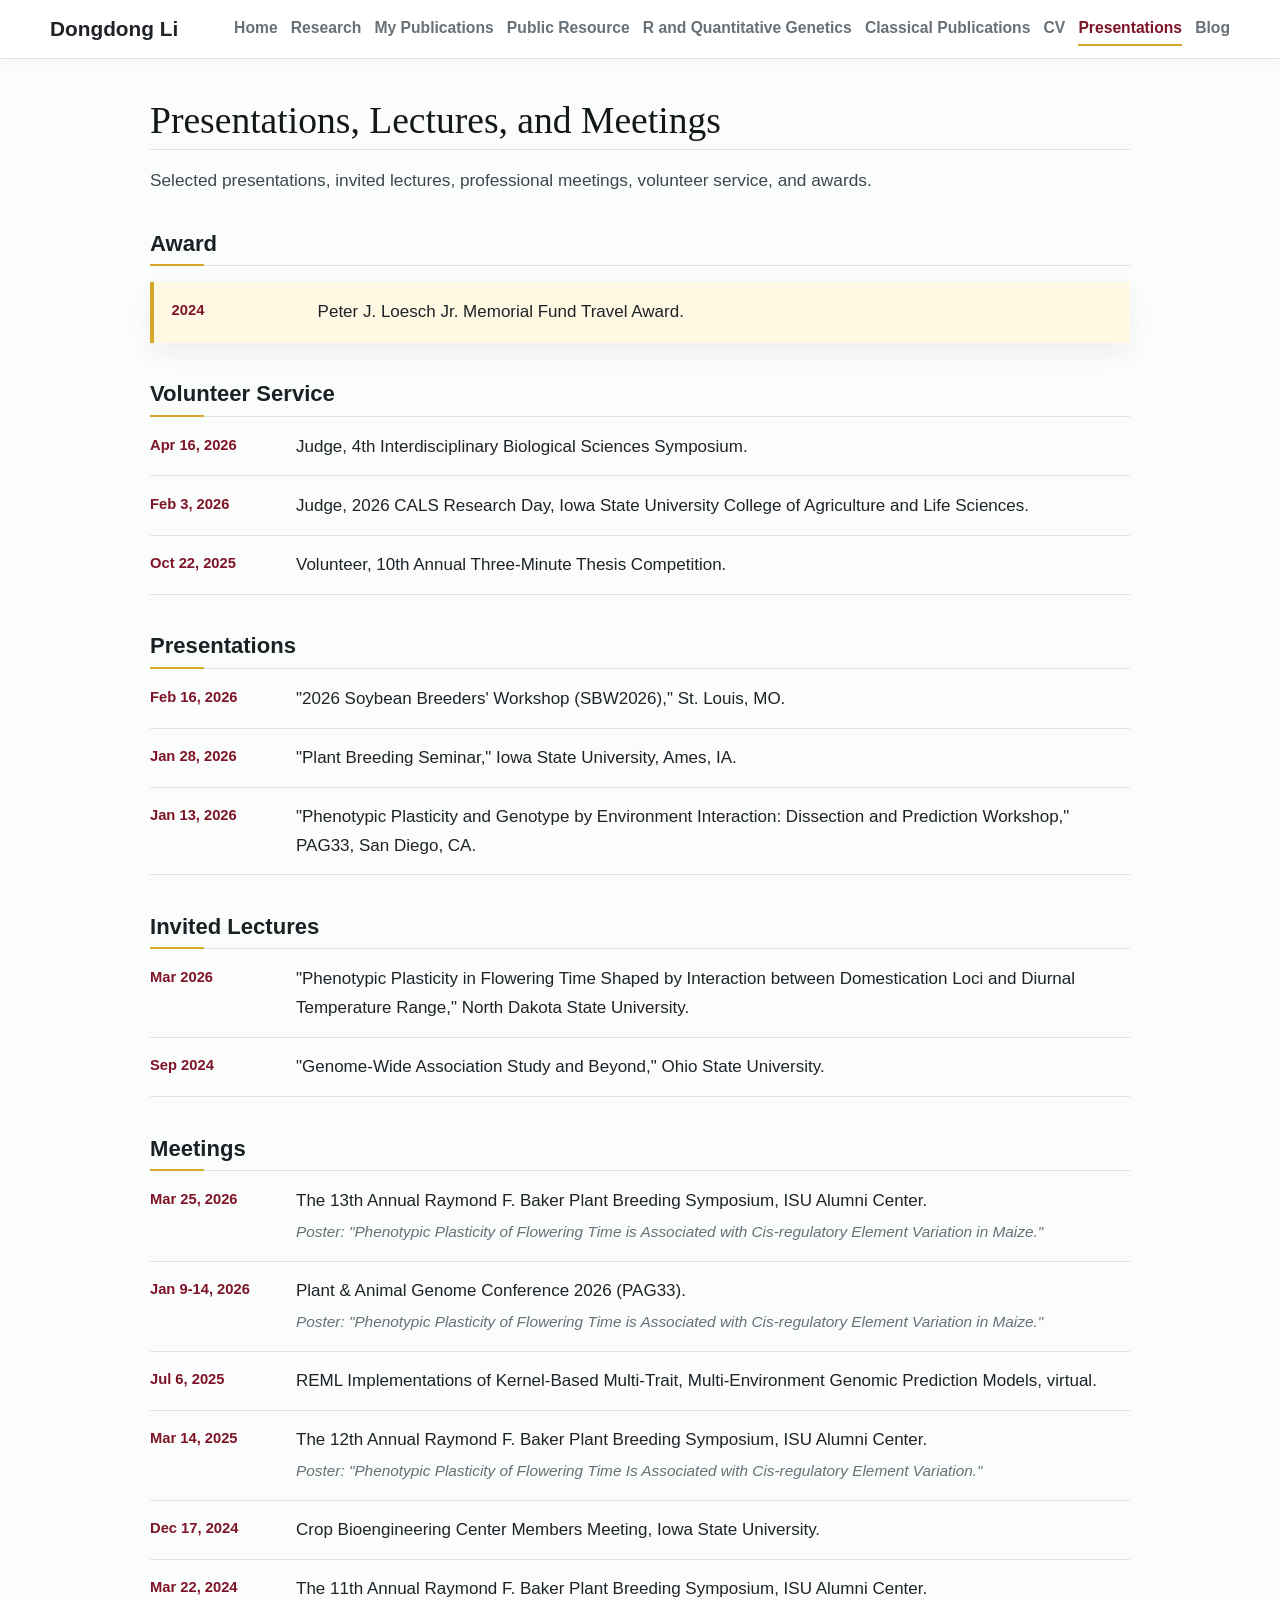
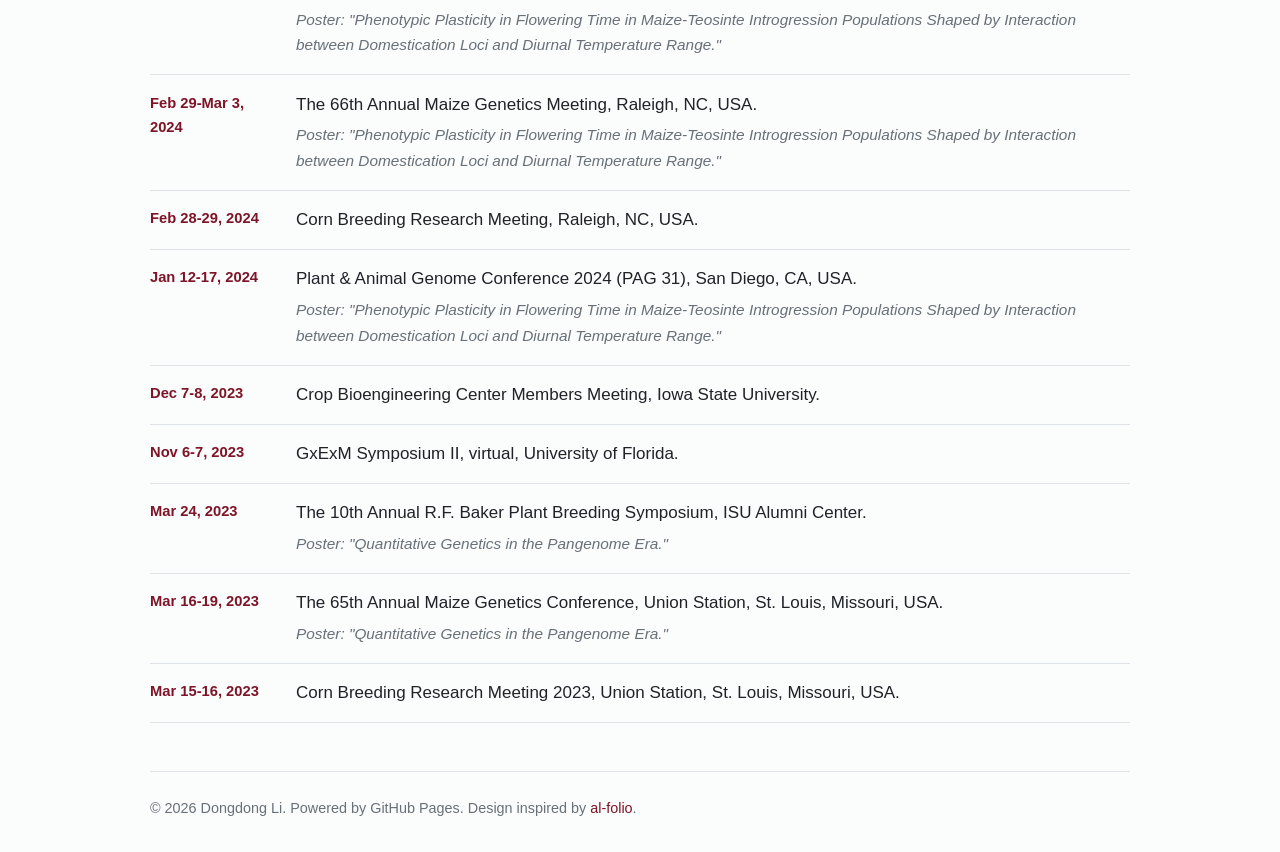
<file: presentations-lectures-meetings.html>
<!doctype html>
<html lang="en">
  <head>
    <meta charset="utf-8">
    <meta name="viewport" content="width=device-width, initial-scale=1">
    <title>Presentations, Lectures, and Meetings | Dongdong Li</title>
    <meta name="description" content="Presentations, invited lectures, and meetings by Dr. Dongdong Li.">
    <meta name="author" content="Dongdong Li">
    <meta property="og:title" content="Presentations, Lectures, and Meetings | Dongdong Li">
    <meta property="og:type" content="website">
    <meta property="og:url" content="https://dongdongli-genetics.github.io/presentations-lectures-meetings.html">
    <link rel="canonical" href="https://dongdongli-genetics.github.io/presentations-lectures-meetings.html">
    <link rel="stylesheet" href="styles.css">
  </head>
  <body>
    <a class="skip-link" href="#main">Skip to content</a>

    <header class="site-header">
      <nav class="nav" aria-label="Primary navigation">
        <a class="site-title" href="index.html">Dongdong Li</a>
        <button class="nav-toggle" type="button" aria-label="Open navigation" aria-expanded="false">
          <span></span>
          <span></span>
          <span></span>
        </button>
        <div class="nav-links">
          <a href="index.html">Home</a>
          <a href="research.html">Research</a>
          <a href="my-publications.html">My Publications</a>
          <a href="public-resource.html">Public Resource</a>
          <a href="r-quantitative-genetics.html">R and Quantitative Genetics</a>
          <a href="classical-publication.html">Classical Publications</a>
          <a href="cv.html">CV</a>
          <a href="presentations-lectures-meetings.html" aria-current="page">Presentations</a>
          <a href="blog.html">Blog</a>
        </div>
      </nav>
    </header>

    <main id="main" class="page">
      <h1 class="page-title">Presentations, Lectures, and Meetings</h1>
      <p class="lead">
        Selected presentations, invited lectures, professional meetings, volunteer service, and awards.
      </p>

      <section class="section first-section" aria-labelledby="awards-title">
        <h2 id="awards-title">Award</h2>
        <div class="award-card">
          <span class="event-date">2024</span>
          <span>Peter J. Loesch Jr. Memorial Fund Travel Award.</span>
        </div>
      </section>

      <section class="section" aria-labelledby="volunteer-service-title">
        <h2 id="volunteer-service-title">Volunteer Service</h2>
        <ul class="event-list">
          <li>
            <span class="event-date">Apr 16, 2026</span>
            <span>Judge, 4th Interdisciplinary Biological Sciences Symposium.</span>
          </li>
          <li>
            <span class="event-date">Feb 3, 2026</span>
            <span>Judge, 2026 CALS Research Day, Iowa State University College of Agriculture and Life Sciences.</span>
          </li>
          <li>
            <span class="event-date">Oct 22, 2025</span>
            <span>Volunteer, 10th Annual Three-Minute Thesis Competition.</span>
          </li>
        </ul>
      </section>

      <section class="section" aria-labelledby="presentations-title">
        <h2 id="presentations-title">Presentations</h2>
        <ul class="event-list">
          <li>
            <span class="event-date">Feb 16, 2026</span>
            <span>"2026 Soybean Breeders' Workshop (SBW2026)," St. Louis, MO.</span>
          </li>
          <li>
            <span class="event-date">Jan 28, 2026</span>
            <span>"Plant Breeding Seminar," Iowa State University, Ames, IA.</span>
          </li>
          <li>
            <span class="event-date">Jan 13, 2026</span>
            <span>"Phenotypic Plasticity and Genotype by Environment Interaction: Dissection and Prediction Workshop," PAG33, San Diego, CA.</span>
          </li>
        </ul>
      </section>

      <section class="section" aria-labelledby="lectures-title">
        <h2 id="lectures-title">Invited Lectures</h2>
        <ul class="event-list">
          <li>
            <span class="event-date">Mar 2026</span>
            <span>"Phenotypic Plasticity in Flowering Time Shaped by Interaction between Domestication Loci and Diurnal Temperature Range," North Dakota State University.</span>
          </li>
          <li>
            <span class="event-date">Sep 2024</span>
            <span>"Genome-Wide Association Study and Beyond," Ohio State University.</span>
          </li>
        </ul>
      </section>

      <section class="section" aria-labelledby="meetings-title">
        <h2 id="meetings-title">Meetings</h2>
        <ul class="event-list">
          <li>
            <span class="event-date">Mar 25, 2026</span>
            <span>The 13th Annual Raymond F. Baker Plant Breeding Symposium, ISU Alumni Center.<br><span class="event-note">Poster: "Phenotypic Plasticity of Flowering Time is Associated with <em>Cis</em>-regulatory Element Variation in Maize."</span></span>
          </li>
          <li>
            <span class="event-date">Jan 9-14, 2026</span>
            <span>Plant & Animal Genome Conference 2026 (PAG33).<br><span class="event-note">Poster: "Phenotypic Plasticity of Flowering Time is Associated with <em>Cis</em>-regulatory Element Variation in Maize."</span></span>
          </li>
          <li>
            <span class="event-date">Jul 6, 2025</span>
            <span>REML Implementations of Kernel-Based Multi-Trait, Multi-Environment Genomic Prediction Models, virtual.</span>
          </li>
          <li>
            <span class="event-date">Mar 14, 2025</span>
            <span>The 12th Annual Raymond F. Baker Plant Breeding Symposium, ISU Alumni Center.<br><span class="event-note">Poster: "Phenotypic Plasticity of Flowering Time Is Associated with Cis-regulatory Element Variation."</span></span>
          </li>
          <li>
            <span class="event-date">Dec 17, 2024</span>
            <span>Crop Bioengineering Center Members Meeting, Iowa State University.</span>
          </li>
          <li>
            <span class="event-date">Mar 22, 2024</span>
            <span>The 11th Annual Raymond F. Baker Plant Breeding Symposium, ISU Alumni Center.<br><span class="event-note">Poster: "Phenotypic Plasticity in Flowering Time in Maize-Teosinte Introgression Populations Shaped by Interaction between Domestication Loci and Diurnal Temperature Range."</span></span>
          </li>
          <li>
            <span class="event-date">Feb 29-Mar 3, 2024</span>
            <span>The 66th Annual Maize Genetics Meeting, Raleigh, NC, USA.<br><span class="event-note">Poster: "Phenotypic Plasticity in Flowering Time in Maize-Teosinte Introgression Populations Shaped by Interaction between Domestication Loci and Diurnal Temperature Range."</span></span>
          </li>
          <li>
            <span class="event-date">Feb 28-29, 2024</span>
            <span>Corn Breeding Research Meeting, Raleigh, NC, USA.</span>
          </li>
          <li>
            <span class="event-date">Jan 12-17, 2024</span>
            <span>Plant & Animal Genome Conference 2024 (PAG 31), San Diego, CA, USA.<br><span class="event-note">Poster: "Phenotypic Plasticity in Flowering Time in Maize-Teosinte Introgression Populations Shaped by Interaction between Domestication Loci and Diurnal Temperature Range."</span></span>
          </li>
          <li>
            <span class="event-date">Dec 7-8, 2023</span>
            <span>Crop Bioengineering Center Members Meeting, Iowa State University.</span>
          </li>
          <li>
            <span class="event-date">Nov 6-7, 2023</span>
            <span>GxExM Symposium II, virtual, University of Florida.</span>
          </li>
          <li>
            <span class="event-date">Mar 24, 2023</span>
            <span>The 10th Annual R.F. Baker Plant Breeding Symposium, ISU Alumni Center.<br><span class="event-note">Poster: "Quantitative Genetics in the Pangenome Era."</span></span>
          </li>
          <li>
            <span class="event-date">Mar 16-19, 2023</span>
            <span>The 65th Annual Maize Genetics Conference, Union Station, St. Louis, Missouri, USA.<br><span class="event-note">Poster: "Quantitative Genetics in the Pangenome Era."</span></span>
          </li>
          <li>
            <span class="event-date">Mar 15-16, 2023</span>
            <span>Corn Breeding Research Meeting 2023, Union Station, St. Louis, Missouri, USA.</span>
          </li>
        </ul>
      </section>
    </main>

    <footer class="site-footer">
      <p>&copy; <span id="year"></span> Dongdong Li. Powered by GitHub Pages. Design inspired by <a href="https://github.com/alshedivat/al-folio" target="_blank" rel="noopener noreferrer">al-folio</a>.</p>
    </footer>

    <script src="script.js"></script>
  </body>
</html>
</file>
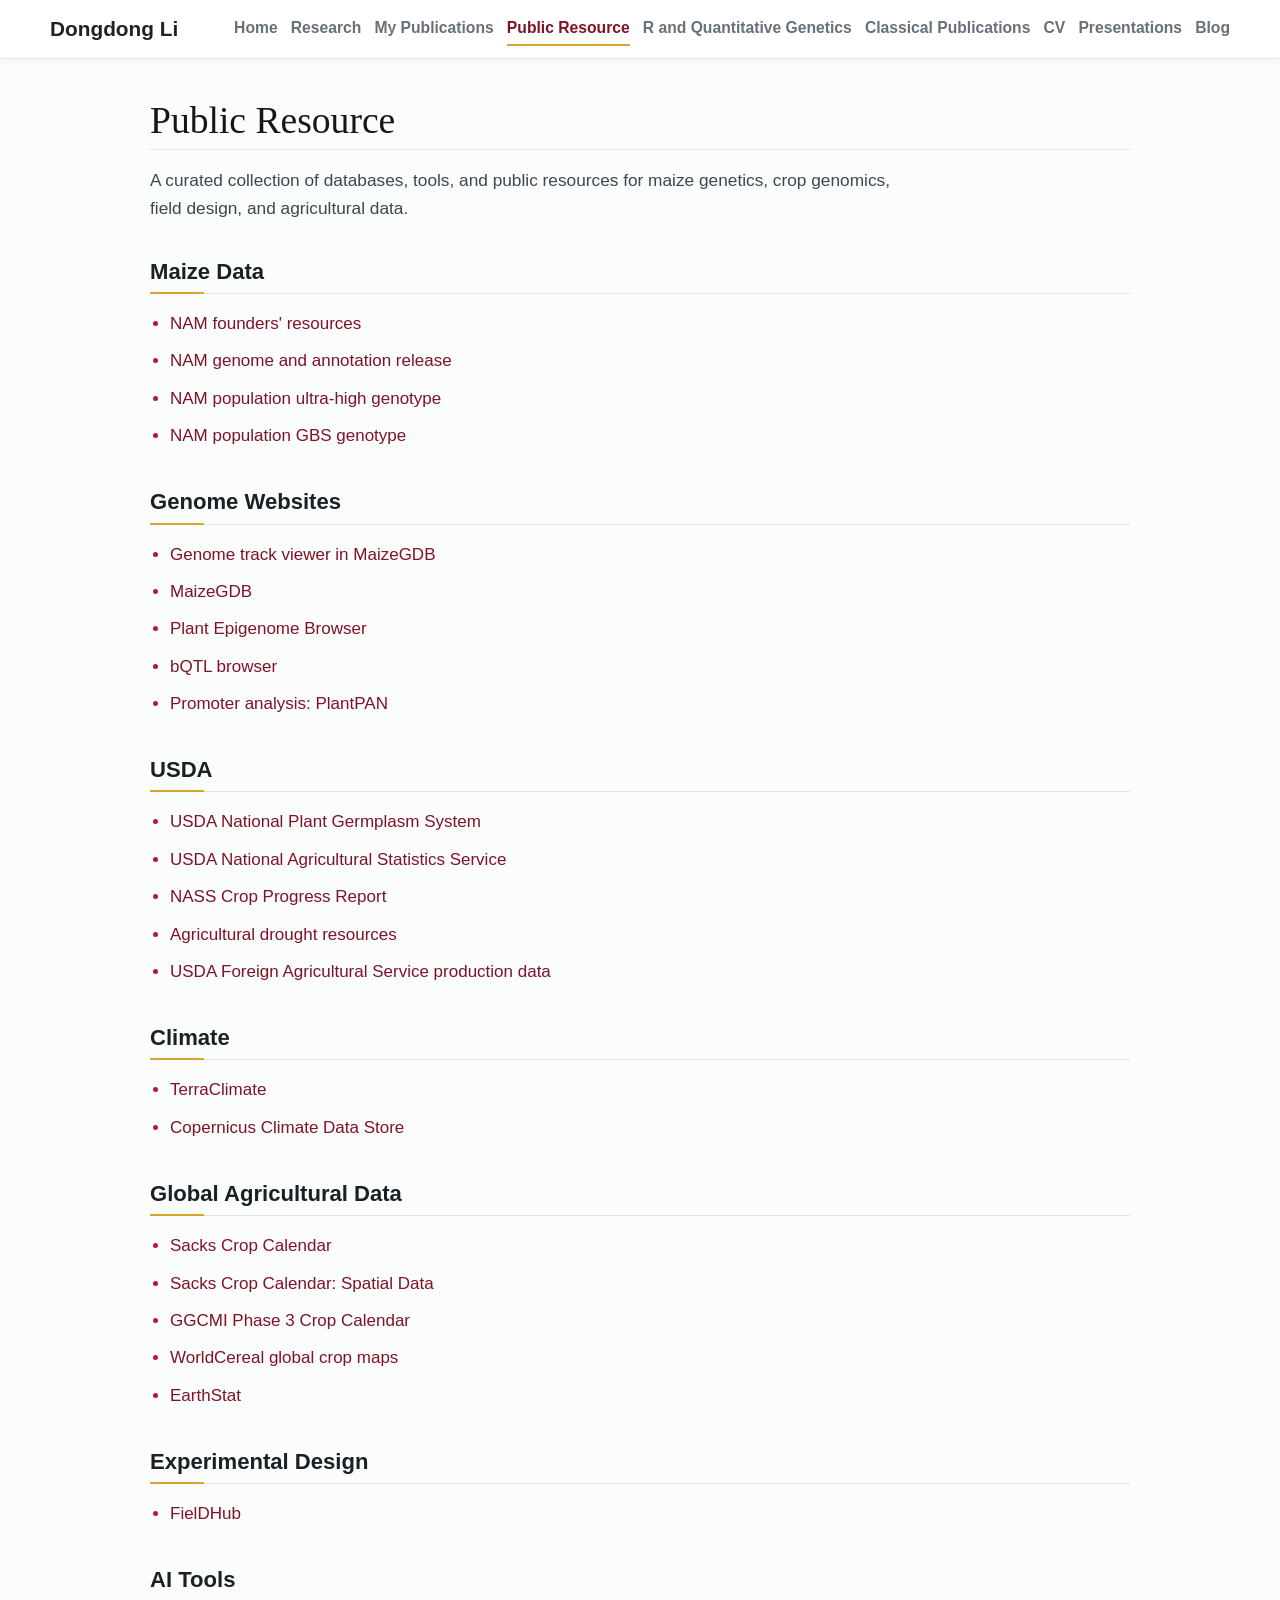
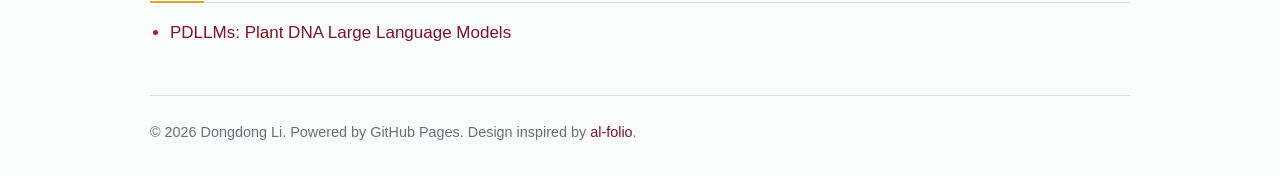
<file: public-resource.html>
<!doctype html>
<html lang="en">
  <head>
    <meta charset="utf-8">
    <meta name="viewport" content="width=device-width, initial-scale=1">
    <title>Public Resource | Dongdong Li</title>
    <meta name="description" content="Public research resources collected by Dr. Dongdong Li.">
    <meta name="author" content="Dongdong Li">
    <meta property="og:title" content="Public Resource | Dongdong Li">
    <meta property="og:type" content="website">
    <meta property="og:url" content="https://dongdongli-genetics.github.io/public-resource.html">
    <link rel="canonical" href="https://dongdongli-genetics.github.io/public-resource.html">
    <link rel="stylesheet" href="styles.css">
  </head>
  <body>
    <a class="skip-link" href="#main">Skip to content</a>

    <header class="site-header">
      <nav class="nav" aria-label="Primary navigation">
        <a class="site-title" href="index.html">Dongdong Li</a>
        <button class="nav-toggle" type="button" aria-label="Open navigation" aria-expanded="false">
          <span></span>
          <span></span>
          <span></span>
        </button>
        <div class="nav-links">
          <a href="index.html">Home</a>
          <a href="research.html">Research</a>
          <a href="my-publications.html">My Publications</a>
          <a href="public-resource.html" aria-current="page">Public Resource</a>
          <a href="r-quantitative-genetics.html">R and Quantitative Genetics</a>
          <a href="classical-publication.html">Classical Publications</a>
          <a href="cv.html">CV</a>
          <a href="presentations-lectures-meetings.html">Presentations</a>
          <a href="blog.html">Blog</a>
        </div>
      </nav>
    </header>

    <main id="main" class="page">
      <h1 class="page-title">Public Resource</h1>
      <p class="lead">
        A curated collection of databases, tools, and public resources for maize genetics,
        crop genomics, field design, and agricultural data.
      </p>

      <section class="section first-section" aria-labelledby="maize-title">
        <h2 id="maize-title">Maize Data</h2>
        <ul class="compact-list">
          <li><a href="https://datacommons.cyverse.org/browse/iplant/home/shared/NAM/NAM_genome_and_annotation_Jan2021_release" target="_blank" rel="noopener noreferrer">NAM founders' resources</a></li>
          <li><a href="https://ars-usda.app.box.com/v/maizegdb-public/folder/165396517318" target="_blank" rel="noopener noreferrer">NAM genome and annotation release</a></li>
          <li><a href="https://datacommons.cyverse.org/browse/iplant/home/shared/NAM/NAM_genome_and_annotation_Jan2021_release/SUPPLEMENTAL_DATA/NAM-SV-projected-V9" target="_blank" rel="noopener noreferrer">NAM population ultra-high genotype</a></li>
          <li><a href="https://datacommons.cyverse.org/browse/iplant/home/shared/panzea/genotypes/GBS" target="_blank" rel="noopener noreferrer">NAM population GBS genotype</a></li>
        </ul>
      </section>

      <section class="section" aria-labelledby="genome-title">
        <h2 id="genome-title">Genome Websites</h2>
        <ul class="compact-list">
          <li><a href="https://ars-usda.app.box.com/v/maizegdb-public/folder/164819527502" target="_blank" rel="noopener noreferrer">Genome track viewer in MaizeGDB</a></li>
          <li><a href="https://www.maizegdb.org/" target="_blank" rel="noopener noreferrer">MaizeGDB</a></li>
          <li><a href="https://epigenome.genetics.uga.edu/PlantEpigenome/index.html" target="_blank" rel="noopener noreferrer">Plant Epigenome Browser</a></li>
          <li><a href="https://www.plabipd.de/ceplas/?config=maize_hartwig_config.json&session=local-R7uRvOZKNy9uyYx-ruAIE" target="_blank" rel="noopener noreferrer">bQTL browser</a></li>
          <li><a href="https://plantpan.itps.ncku.edu.tw/plantpan4/index.html" target="_blank" rel="noopener noreferrer">Promoter analysis: PlantPAN</a></li>
        </ul>
      </section>

      <section class="section" aria-labelledby="usda-title">
        <h2 id="usda-title">USDA</h2>
        <ul class="compact-list">
          <li><a href="https://npgsweb.ars-grin.gov/gringlobal/search" target="_blank" rel="noopener noreferrer">USDA National Plant Germplasm System</a></li>
          <li><a href="https://www.nass.usda.gov/" target="_blank" rel="noopener noreferrer">USDA National Agricultural Statistics Service</a></li>
          <li><a href="https://www.nass.usda.gov/Charts_and_Maps/Crop_Progress_&_Condition/2025/index.php" target="_blank" rel="noopener noreferrer">NASS Crop Progress Report</a></li>
          <li><a href="https://agindrought.unl.edu/Other.aspx" target="_blank" rel="noopener noreferrer">Agricultural drought resources</a></li>
          <li><a href="https://www.fas.usda.gov/data/production/" target="_blank" rel="noopener noreferrer">USDA Foreign Agricultural Service production data</a></li>
        </ul>
      </section>

      <section class="section" aria-labelledby="climate-title">
        <h2 id="climate-title">Climate</h2>
        <ul class="compact-list">
          <li><a href="https://www.climatologylab.org/terraclimate.html" target="_blank" rel="noopener noreferrer">TerraClimate</a></li>
          <li><a href="https://cds.climate.copernicus.eu/#!/home" target="_blank" rel="noopener noreferrer">Copernicus Climate Data Store</a></li>
        </ul>
      </section>

      <section class="section" aria-labelledby="global-agricultural-data-title">
        <h2 id="global-agricultural-data-title">Global Agricultural Data</h2>
        <ul class="compact-list">
          <li><a href="https://sage.nelson.wisc.edu/data-and-models/datasets/crop-calendar-dataset/" target="_blank" rel="noopener noreferrer">Sacks Crop Calendar</a></li>
          <li><a href="https://reagro.org/data/spatial/calendar.html" target="_blank" rel="noopener noreferrer">Sacks Crop Calendar: Spatial Data</a></li>
          <li><a href="https://zenodo.org/records/5062513" target="_blank" rel="noopener noreferrer">GGCMI Phase 3 Crop Calendar</a></li>
          <li><a href="https://esa-worldcereal.org/en/products/global-maps" target="_blank" rel="noopener noreferrer">WorldCereal global crop maps</a></li>
          <li><a href="http://www.earthstat.org/" target="_blank" rel="noopener noreferrer">EarthStat</a></li>
        </ul>
      </section>

      <section class="section" aria-labelledby="experimental-design-title">
        <h2 id="experimental-design-title">Experimental Design</h2>
        <ul class="compact-list">
          <li><a href="https://didiermurillof.github.io/FielDHub/index.html" target="_blank" rel="noopener noreferrer">FielDHub</a></li>
        </ul>
      </section>

      <section class="section" aria-labelledby="tools-title">
        <h2 id="tools-title">AI Tools</h2>
        <ul class="compact-list">
          <li><a href="https://finetune.plantllm.org/" target="_blank" rel="noopener noreferrer">PDLLMs: Plant DNA Large Language Models</a></li>
        </ul>
      </section>
    </main>

    <footer class="site-footer">
      <p>&copy; <span id="year"></span> Dongdong Li. Powered by GitHub Pages. Design inspired by <a href="https://github.com/alshedivat/al-folio" target="_blank" rel="noopener noreferrer">al-folio</a>.</p>
    </footer>

    <script src="script.js"></script>
  </body>
</html>
</file>
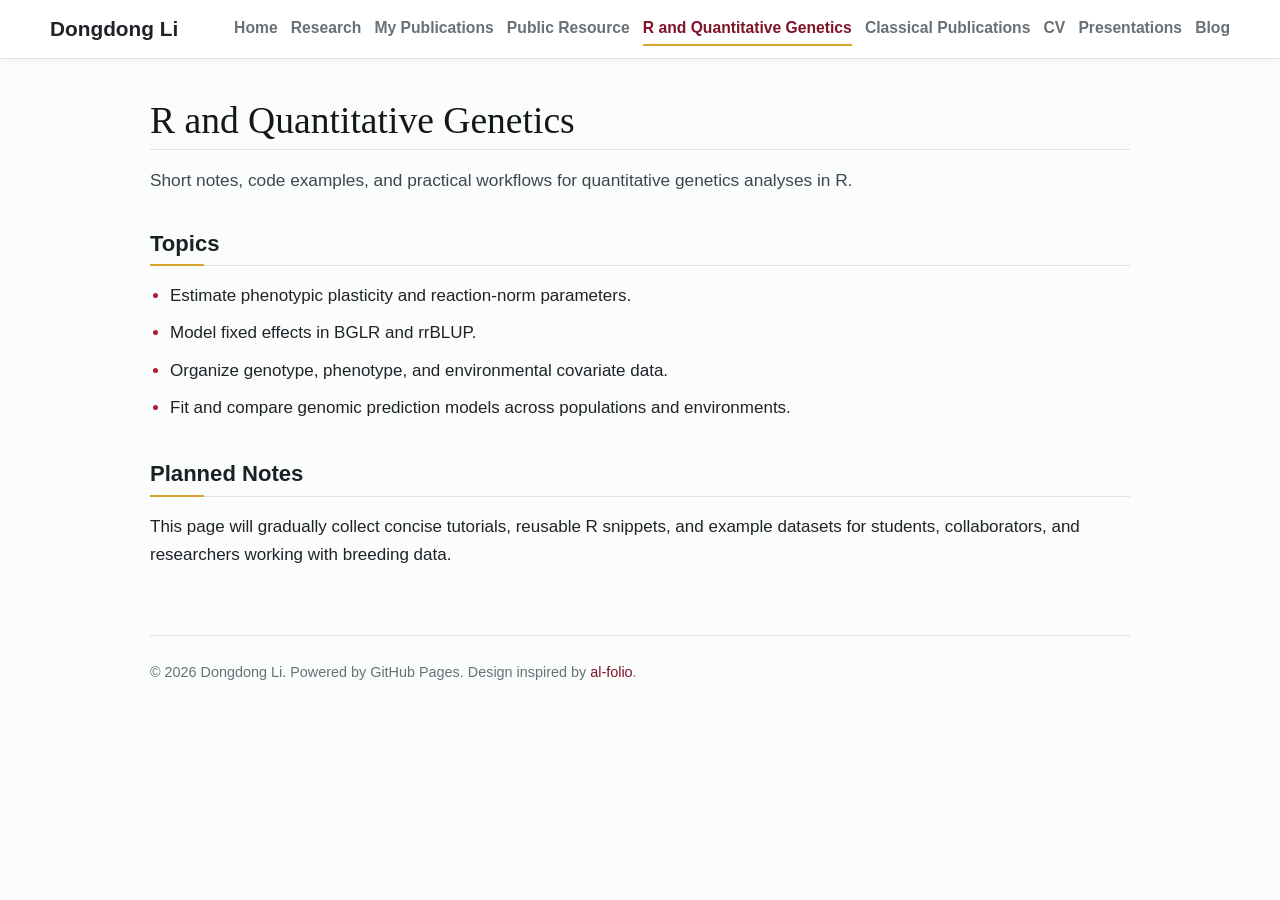
<file: r-quantitative-genetics.html>
<!doctype html>
<html lang="en">
  <head>
    <meta charset="utf-8">
    <meta name="viewport" content="width=device-width, initial-scale=1">
    <title>R and Quantitative Genetics | Dongdong Li</title>
    <meta name="description" content="Notes on R and quantitative genetics by Dr. Dongdong Li.">
    <meta name="author" content="Dongdong Li">
    <meta property="og:title" content="R and Quantitative Genetics | Dongdong Li">
    <meta property="og:type" content="website">
    <meta property="og:url" content="https://dongdongli-genetics.github.io/r-quantitative-genetics.html">
    <link rel="canonical" href="https://dongdongli-genetics.github.io/r-quantitative-genetics.html">
    <link rel="stylesheet" href="styles.css">
  </head>
  <body>
    <a class="skip-link" href="#main">Skip to content</a>

    <header class="site-header">
      <nav class="nav" aria-label="Primary navigation">
        <a class="site-title" href="index.html">Dongdong Li</a>
        <button class="nav-toggle" type="button" aria-label="Open navigation" aria-expanded="false">
          <span></span>
          <span></span>
          <span></span>
        </button>
        <div class="nav-links">
          <a href="index.html">Home</a>
          <a href="research.html">Research</a>
          <a href="my-publications.html">My Publications</a>
          <a href="public-resource.html">Public Resource</a>
          <a href="r-quantitative-genetics.html" aria-current="page">R and Quantitative Genetics</a>
          <a href="classical-publication.html">Classical Publications</a>
          <a href="cv.html">CV</a>
          <a href="presentations-lectures-meetings.html">Presentations</a>
          <a href="blog.html">Blog</a>
        </div>
      </nav>
    </header>

    <main id="main" class="page">
      <h1 class="page-title">R and Quantitative Genetics</h1>
      <p class="lead">
        Short notes, code examples, and practical workflows for quantitative genetics analyses in R.
      </p>

      <section class="section first-section" aria-labelledby="topics-title">
        <h2 id="topics-title">Topics</h2>
        <ul class="compact-list">
          <li>Estimate phenotypic plasticity and reaction-norm parameters.</li>
          <li>Model fixed effects in BGLR and rrBLUP.</li>
          <li>Organize genotype, phenotype, and environmental covariate data.</li>
          <li>Fit and compare genomic prediction models across populations and environments.</li>
        </ul>
      </section>

      <section class="section" aria-labelledby="future-notes-title">
        <h2 id="future-notes-title">Planned Notes</h2>
        <p>
          This page will gradually collect concise tutorials, reusable R snippets, and example
          datasets for students, collaborators, and researchers working with breeding data.
        </p>
      </section>
    </main>

    <footer class="site-footer">
      <p>&copy; <span id="year"></span> Dongdong Li. Powered by GitHub Pages. Design inspired by <a href="https://github.com/alshedivat/al-folio" target="_blank" rel="noopener noreferrer">al-folio</a>.</p>
    </footer>

    <script src="script.js"></script>
  </body>
</html>
</file>
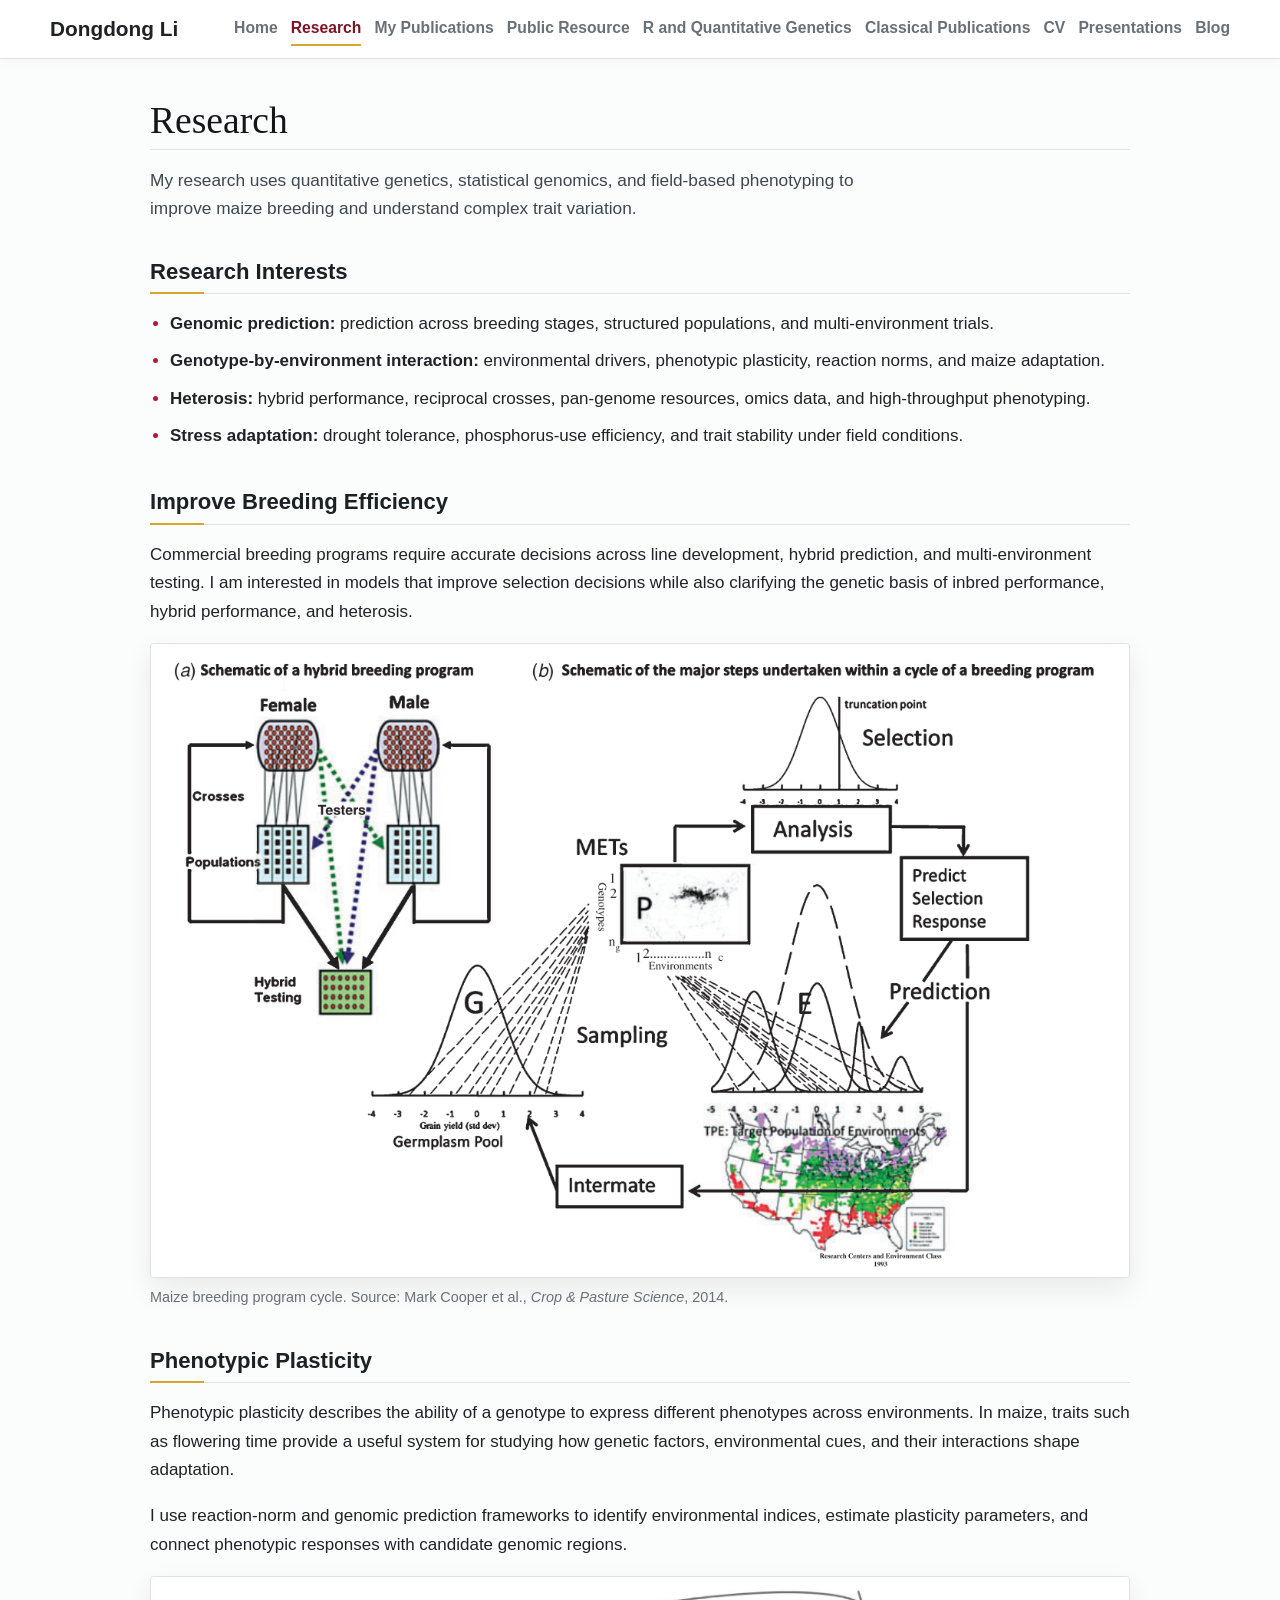
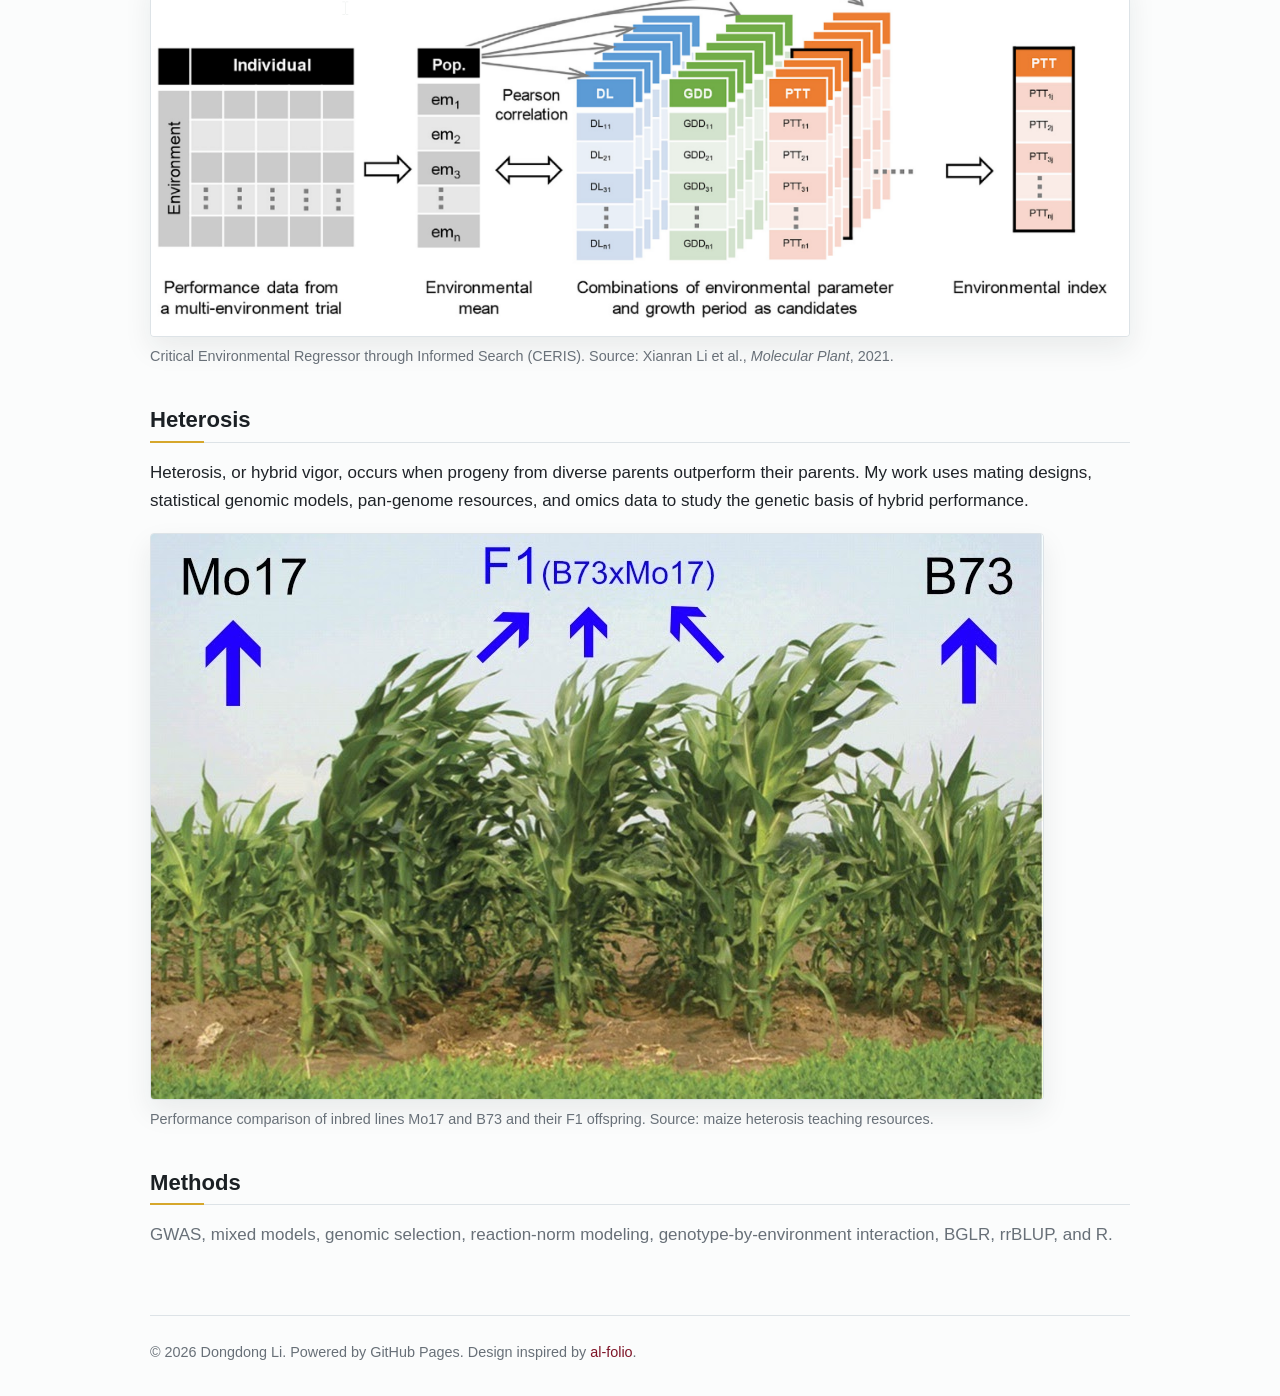
<file: research.html>
<!doctype html>
<html lang="en">
  <head>
    <meta charset="utf-8">
    <meta name="viewport" content="width=device-width, initial-scale=1">
    <title>Research | Dongdong Li</title>
    <meta name="description" content="Research interests of Dr. Dongdong Li in plant breeding, quantitative genetics, and maize genomics.">
    <meta name="author" content="Dongdong Li">
    <meta property="og:title" content="Research | Dongdong Li">
    <meta property="og:type" content="website">
    <meta property="og:url" content="https://dongdongli-genetics.github.io/research.html">
    <link rel="canonical" href="https://dongdongli-genetics.github.io/research.html">
    <link rel="stylesheet" href="styles.css">
  </head>
  <body>
    <a class="skip-link" href="#main">Skip to content</a>

    <header class="site-header">
      <nav class="nav" aria-label="Primary navigation">
        <a class="site-title" href="index.html">Dongdong Li</a>
        <button class="nav-toggle" type="button" aria-label="Open navigation" aria-expanded="false">
          <span></span>
          <span></span>
          <span></span>
        </button>
        <div class="nav-links">
          <a href="index.html">Home</a>
          <a href="research.html" aria-current="page">Research</a>
          <a href="my-publications.html">My Publications</a>
          <a href="public-resource.html">Public Resource</a>
          <a href="r-quantitative-genetics.html">R and Quantitative Genetics</a>
          <a href="classical-publication.html">Classical Publications</a>
          <a href="cv.html">CV</a>
          <a href="presentations-lectures-meetings.html">Presentations</a>
          <a href="blog.html">Blog</a>
        </div>
      </nav>
    </header>

    <main id="main" class="page">
      <h1 class="page-title">Research</h1>
      <p class="lead">
        My research uses quantitative genetics, statistical genomics, and field-based phenotyping
        to improve maize breeding and understand complex trait variation.
      </p>

      <section class="section first-section" aria-labelledby="interests-title">
        <h2 id="interests-title">Research Interests</h2>
        <ul class="compact-list">
          <li><strong>Genomic prediction:</strong> prediction across breeding stages, structured populations, and multi-environment trials.</li>
          <li><strong>Genotype-by-environment interaction:</strong> environmental drivers, phenotypic plasticity, reaction norms, and maize adaptation.</li>
          <li><strong>Heterosis:</strong> hybrid performance, reciprocal crosses, pan-genome resources, omics data, and high-throughput phenotyping.</li>
          <li><strong>Stress adaptation:</strong> drought tolerance, phosphorus-use efficiency, and trait stability under field conditions.</li>
        </ul>
      </section>

      <section class="section" aria-labelledby="questions-title">
        <h2 id="questions-title">Improve Breeding Efficiency</h2>
        <p>
          Commercial breeding programs require accurate decisions across line development, hybrid
          prediction, and multi-environment testing. I am interested in models that improve selection
          decisions while also clarifying the genetic basis of inbred performance, hybrid performance,
          and heterosis.
        </p>
        <figure class="research-figure">
          <img src="assets/research-image-1.png" alt="Schematic of a maize hybrid breeding program and breeding cycle">
          <figcaption>
            Maize breeding program cycle. Source: Mark Cooper et al.,
            <em>Crop & Pasture Science</em>, 2014.
          </figcaption>
        </figure>
      </section>

      <section class="section" aria-labelledby="plasticity-title">
        <h2 id="plasticity-title">Phenotypic Plasticity</h2>
        <p>
          Phenotypic plasticity describes the ability of a genotype to express different phenotypes
          across environments. In maize, traits such as flowering time provide a useful system for
          studying how genetic factors, environmental cues, and their interactions shape adaptation.
        </p>
        <p>
          I use reaction-norm and genomic prediction frameworks to identify environmental indices,
          estimate plasticity parameters, and connect phenotypic responses with candidate genomic
          regions.
        </p>
        <figure class="research-figure">
          <img src="assets/research-image-2.png" alt="CERIS procedure for identifying environmental indices">
          <figcaption>
            Critical Environmental Regressor through Informed Search (CERIS).
            Source: Xianran Li et al., <em>Molecular Plant</em>, 2021.
          </figcaption>
        </figure>
      </section>

      <section class="section" aria-labelledby="heterosis-title">
        <h2 id="heterosis-title">Heterosis</h2>
        <p>
          Heterosis, or hybrid vigor, occurs when progeny from diverse parents outperform their
          parents. My work uses mating designs, statistical genomic models, pan-genome resources,
          and omics data to study the genetic basis of hybrid performance.
        </p>
        <figure class="research-figure">
          <img src="assets/research-image-3.jpg" alt="Performance comparison of Mo17, B73, and their F1 hybrid">
          <figcaption>
            Performance comparison of inbred lines Mo17 and B73 and their F1 offspring.
            Source: maize heterosis teaching resources.
          </figcaption>
        </figure>
      </section>

      <section class="section" aria-labelledby="methods-title">
        <h2 id="methods-title">Methods</h2>
        <p class="methods">
          GWAS, mixed models, genomic selection, reaction-norm modeling, genotype-by-environment
          interaction, BGLR, rrBLUP, and R.
        </p>
      </section>
    </main>

    <footer class="site-footer">
      <p>&copy; <span id="year"></span> Dongdong Li. Powered by GitHub Pages. Design inspired by <a href="https://github.com/alshedivat/al-folio" target="_blank" rel="noopener noreferrer">al-folio</a>.</p>
    </footer>

    <script src="script.js"></script>
  </body>
</html>
</file>
<file: styles.css>
:root {
  --text: #1f2328;
  --muted: #687078;
  --light: #f5f7f8;
  --border: #dde3e7;
  --accent: #b31b34;
  --accent-dark: #7e1427;
  --gold: #d6a72c;
  --teal: #2b7a78;
  --sidebar: #3f4442;
  --sidebar-dark: #303534;
  --page: #fbfcfc;
  --surface: #fff;
  --max-width: 980px;
}

* {
  box-sizing: border-box;
}

html {
  scroll-behavior: smooth;
}

body {
  margin: 0;
  background: var(--page);
  color: var(--text);
  font-family: Aptos, -apple-system, BlinkMacSystemFont, "Segoe UI", Roboto, Helvetica, Arial, sans-serif;
  font-size: 17px;
  line-height: 1.68;
}

a {
  color: var(--accent-dark);
  text-decoration: none;
}

a:hover {
  color: var(--accent);
  text-decoration: underline;
}

.skip-link {
  position: absolute;
  left: 1rem;
  top: -4rem;
  z-index: 20;
  background: var(--text);
  color: #fff;
  padding: 0.55rem 0.8rem;
}

.skip-link:focus {
  top: 1rem;
}

.site-header {
  border-bottom: 1px solid var(--border);
  background: rgba(255, 255, 255, 0.98);
  box-shadow: 0 1px 12px rgba(31, 35, 40, 0.04);
}

.nav {
  display: flex;
  align-items: center;
  justify-content: space-between;
  gap: 1rem;
  width: min(100% - 2rem, 1180px);
  min-height: 58px;
  margin: 0 auto;
}

.site-title {
  color: var(--text);
  font-size: 1.3rem;
  font-weight: 700;
}

.site-title:hover {
  color: var(--text);
  text-decoration: none;
}

.nav-links {
  display: flex;
  align-items: center;
  justify-content: flex-end;
  flex-wrap: wrap;
  gap: 0.82rem;
  font-size: 0.98rem;
  font-weight: 700;
}

.nav-links a {
  color: var(--muted);
  border-bottom: 2px solid transparent;
  padding: 0.15rem 0;
}

.nav-links a:hover {
  color: var(--accent-dark);
}

.nav-links a[aria-current="page"] {
  color: var(--accent-dark);
  border-bottom-color: var(--gold);
}

.nav-toggle {
  display: none;
  width: 38px;
  height: 38px;
  border: 1px solid var(--border);
  border-radius: 4px;
  background: #fff;
}

.nav-toggle span {
  display: block;
  width: 17px;
  height: 2px;
  margin: 4px auto;
  background: var(--muted);
}

.page {
  width: min(100% - 2rem, var(--max-width));
  margin: 0 auto;
  padding: 2.5rem 0 3rem;
}

.home-page {
  width: min(100% - 2rem, 1160px);
  margin: 0 auto;
}

.home-layout {
  display: grid;
  grid-template-columns: minmax(290px, 360px) minmax(0, 1fr);
  align-items: stretch;
  min-height: calc(100vh - 58px);
}

.home-sidebar {
  border-top: 4px solid var(--gold);
  background: linear-gradient(180deg, var(--sidebar) 0%, var(--sidebar-dark) 100%);
  color: #fff;
  padding: 2.15rem 2rem 2.65rem;
}

.sidebar-inner {
  width: min(100%, 260px);
  margin: 0 auto;
}

.sidebar-title {
  margin: 0 0 2.6rem;
  border-bottom: 2px solid rgba(214, 167, 44, 0.85);
  padding-bottom: 0.7rem;
  color: #fff;
  font-size: 1.5rem;
  font-weight: 700;
  line-height: 1.2;
  text-align: center;
}

.sidebar-photo {
  display: block;
  width: 216px;
  height: 216px;
  margin: 0 auto 1rem;
  border: 4px solid rgba(255, 255, 255, 0.92);
  border-radius: 50%;
  background: #e7e8e8;
  box-shadow: 0 18px 34px rgba(0, 0, 0, 0.18);
  object-fit: cover;
  object-position: center top;
}

.sidebar-name {
  margin: 0 0 0.85rem;
  border-bottom: 0;
  padding-bottom: 0;
  color: #fff;
  font-size: 1.42rem;
  font-weight: 700;
}

.sidebar-name::after {
  display: none;
}

.sidebar-bio {
  margin-bottom: 1.65rem;
  color: rgba(255, 255, 255, 0.94);
  font-size: 1rem;
  line-height: 1.5;
}

.sidebar-links {
  display: grid;
  gap: 0.82rem;
  margin: 0;
  padding: 0;
  list-style: none;
}

.sidebar-links li,
.sidebar-links a {
  display: flex;
  align-items: center;
  gap: 0.75rem;
  min-width: 0;
  color: rgba(255, 255, 255, 0.94);
  font-size: 0.98rem;
  line-height: 1.25;
}

.sidebar-links a:hover {
  color: #f4d477;
  text-decoration: underline;
}

.side-icon {
  display: inline-flex;
  flex: 0 0 1.55rem;
  align-items: center;
  justify-content: center;
  min-width: 1.55rem;
  color: #f1d278;
}

.side-icon svg {
  width: 1.05rem;
  height: 1.05rem;
  fill: none;
  stroke: currentColor;
  stroke-linecap: round;
  stroke-linejoin: round;
  stroke-width: 2;
}

.home-content {
  max-width: 780px;
  padding: 3rem 0 3.5rem 3.25rem;
}

.home-content h1 {
  font-size: 2.5rem;
}

.home-content .section {
  clear: none;
}

.home-content .first-section {
  padding-top: 0;
}

.intro {
  min-height: 310px;
}

.profile {
  float: right;
  width: 245px;
  margin: 0 0 1.25rem 2rem;
  color: var(--muted);
  font-size: 0.92rem;
  text-align: center;
}

.profile img {
  width: 210px;
  height: 210px;
  margin: 0 auto 0.8rem;
  border-radius: 4px;
  object-fit: cover;
  object-position: center top;
}

.profile p {
  margin: 0.3rem 0;
}

h1,
h2,
h3,
p {
  margin-top: 0;
}

h1 {
  margin-bottom: 0.35rem;
  color: #14171a;
  font-family: Georgia, "Times New Roman", serif;
  font-size: 2.65rem;
  font-weight: 500;
  line-height: 1.15;
}

.page-title {
  margin-bottom: 1.05rem;
  border-bottom: 1px solid var(--border);
  padding-bottom: 0.45rem;
  font-size: 2.35rem;
}

.subtitle {
  margin-bottom: 1.55rem;
  color: var(--muted);
  font-size: 1.18rem;
  font-weight: 600;
  line-height: 1.45;
}

.lead {
  max-width: 760px;
  margin: 0 0 1.9rem;
  color: #3e474f;
  font-size: 1.08rem;
  line-height: 1.62;
}

h2 {
  position: relative;
  margin-bottom: 1rem;
  border-bottom: 1px solid var(--border);
  padding-bottom: 0.42rem;
  color: #1b2024;
  font-size: 1.38rem;
  font-weight: 650;
  line-height: 1.3;
}

h2::after {
  position: absolute;
  bottom: -1px;
  left: 0;
  width: 54px;
  height: 2px;
  background: var(--gold);
  content: "";
}

h3 {
  margin-bottom: 0.35rem;
  font-size: 1rem;
  font-weight: 700;
}

.section {
  clear: both;
  padding-top: 2.35rem;
}

.first-section {
  padding-top: 0.25rem;
}

.link-row {
  display: flex;
  flex-wrap: wrap;
  gap: 0.35rem 0.85rem;
  margin-top: 1.25rem;
}

.link-row a {
  font-size: 0.95rem;
}

.focus-list {
  margin-top: 1rem;
}

.compact-list {
  margin: 0;
  padding-left: 1.25rem;
}

.compact-list li::marker {
  color: var(--accent);
}

.compact-list li + li {
  margin-top: 0.55rem;
}

.compact-list a {
  overflow-wrap: anywhere;
}

.project-list strong {
  color: #263038;
}

.methods,
.muted-text {
  color: var(--muted);
}

.research-summary {
  display: grid;
  gap: 1rem;
  margin-top: 1.35rem;
}

.research-summary section {
  border-left: 3px solid var(--gold);
  padding-left: 1rem;
}

.research-summary h3 {
  margin-bottom: 0.25rem;
  color: #263038;
  font-size: 1.04rem;
}

.research-summary p {
  margin-bottom: 0;
  color: #3e474f;
  font-size: 0.98rem;
  line-height: 1.58;
}

.news-list p {
  display: grid;
  grid-template-columns: 130px minmax(0, 1fr);
  gap: 1rem;
  margin-bottom: 0.55rem;
}

.news-list time {
  color: var(--muted);
  font-size: 0.92rem;
}

.section-heading {
  display: flex;
  align-items: baseline;
  justify-content: space-between;
  gap: 1rem;
  border-bottom: 1px solid var(--border);
  margin-bottom: 1rem;
}

.section-heading h2 {
  border-bottom: 0;
  margin-bottom: 0;
}

.section-heading h2::after {
  display: none;
}

.section-heading .page-title {
  border-bottom: 0;
  margin-bottom: 0;
}

.section-heading a {
  color: var(--muted);
  font-size: 0.92rem;
}

.publication-list {
  margin: 0;
  padding-left: 1.4rem;
}

.publication-list li {
  padding-left: 0.4rem;
  margin-bottom: 1.35rem;
}

.publication-list p {
  margin-bottom: 0.25rem;
}

.pub-title {
  color: var(--text);
  font-weight: 700;
}

.timeline p {
  display: grid;
  grid-template-columns: 170px minmax(0, 1fr);
  gap: 1rem;
  margin-bottom: 0.65rem;
}

.timeline span {
  color: var(--accent-dark);
  font-size: 0.92rem;
  font-weight: 700;
  white-space: nowrap;
}

.timeline .timeline-detail {
  color: var(--text);
  font-size: inherit;
  font-weight: 400;
  white-space: normal;
}

.event-list {
  display: grid;
  gap: 0.95rem;
  margin: 0;
  padding: 0;
  list-style: none;
}

.event-list li {
  display: grid;
  grid-template-columns: 130px minmax(0, 1fr);
  gap: 1rem;
  border-bottom: 1px solid var(--border);
  padding-bottom: 0.9rem;
}

.award-card {
  display: grid;
  grid-template-columns: 130px minmax(0, 1fr);
  gap: 1rem;
  border-left: 4px solid var(--gold);
  background: #fff8e3;
  padding: 1rem 1.1rem;
  box-shadow: 0 10px 24px rgba(31, 35, 40, 0.06);
}

.event-date {
  color: var(--accent-dark);
  font-size: 0.92rem;
  font-weight: 700;
}

.event-note {
  display: inline-block;
  margin-top: 0.2rem;
  color: var(--muted);
  font-size: 0.96rem;
  font-style: italic;
}

.page-timeline {
  margin-top: 1.25rem;
}

.quote {
  margin: 0 0 1.8rem;
  border-left: 3px solid var(--accent);
  padding-left: 1rem;
  color: var(--muted);
  font-style: italic;
}

.quote cite {
  display: block;
  margin-top: 0.4rem;
  font-style: normal;
}

.resource-columns {
  display: grid;
  grid-template-columns: repeat(2, minmax(0, 1fr));
  gap: 2rem;
}

.resource-columns ul {
  margin: 0;
  padding-left: 1.15rem;
}

.visitor-section {
  max-width: 520px;
}

.visitor-counter {
  display: block;
  max-width: 100%;
  min-height: 80px;
  margin-top: 0.75rem;
}

.research-figure {
  margin: 1rem 0 0;
}

.research-figure img {
  display: block;
  max-width: 100%;
  border: 1px solid var(--border);
  border-radius: 4px;
  background: #fff;
  box-shadow: 0 12px 28px rgba(31, 35, 40, 0.08);
}

.research-figure figcaption {
  margin-top: 0.45rem;
  color: var(--muted);
  font-size: 0.9rem;
}

.blog-list article {
  border-bottom: 1px solid var(--border);
  padding: 0 0 1.3rem;
  margin-bottom: 1.4rem;
}

.blog-list time {
  display: block;
  margin-bottom: 0.2rem;
  color: var(--muted);
  font-size: 0.92rem;
}

.blog-list h2 {
  border-bottom: 0;
  margin-bottom: 0.45rem;
  padding-bottom: 0;
  font-size: 1.28rem;
}

.blog-list h2::after {
  display: none;
}

.site-footer {
  width: min(100% - 2rem, var(--max-width));
  margin: 0 auto;
  border-top: 1px solid var(--border);
  padding: 1.5rem 0 2rem;
  color: var(--muted);
  font-size: 0.9rem;
}

.site-footer p {
  margin: 0;
}

@media (max-width: 760px) {
  .nav {
    min-height: 54px;
  }

  .nav-toggle {
    display: inline-block;
  }

  .nav-links {
    position: absolute;
    left: 1rem;
    right: 1rem;
    top: 62px;
    display: none;
    flex-direction: column;
    align-items: flex-start;
    gap: 0;
    border: 1px solid var(--border);
    border-radius: 4px;
    background: #fff;
    box-shadow: 0 14px 30px rgba(0, 0, 0, 0.08);
  }

  .nav-links.is-open {
    display: flex;
  }

  .nav-links a {
    width: 100%;
    padding: 0.75rem 1rem;
  }

  .nav-links a + a {
    border-top: 1px solid var(--border);
  }

  .page {
    padding-top: 1.6rem;
  }

  .home-page {
    width: 100%;
  }

  .home-layout {
    display: block;
    min-height: 0;
  }

  .home-sidebar {
    padding: 1.7rem 1.25rem 2rem;
  }

  .sidebar-inner {
    max-width: 310px;
  }

  .sidebar-title {
    margin-bottom: 1.8rem;
  }

  .sidebar-photo {
    width: 180px;
    height: 180px;
  }

  .home-content {
    max-width: none;
    padding: 1.8rem 1rem 2.5rem;
  }

  .home-content h1,
  .page-title {
    font-size: 2.15rem;
  }

  .lead {
    font-size: 1rem;
  }

  .profile {
    float: none;
    width: auto;
    margin: 0 0 1.5rem;
    text-align: left;
  }

  .profile img {
    width: 170px;
    height: 170px;
    margin-left: 0;
  }

  h1 {
    font-size: 2.15rem;
  }

  .news-list p,
  .timeline p,
  .event-list li,
  .award-card,
  .resource-columns {
    display: block;
  }

  .news-list time,
  .timeline span,
  .event-date {
    display: block;
    margin-bottom: 0.1rem;
  }

  .section-heading {
    display: block;
  }

  .section-heading a {
    display: inline-block;
    margin-top: 0.35rem;
  }
}
</file>
